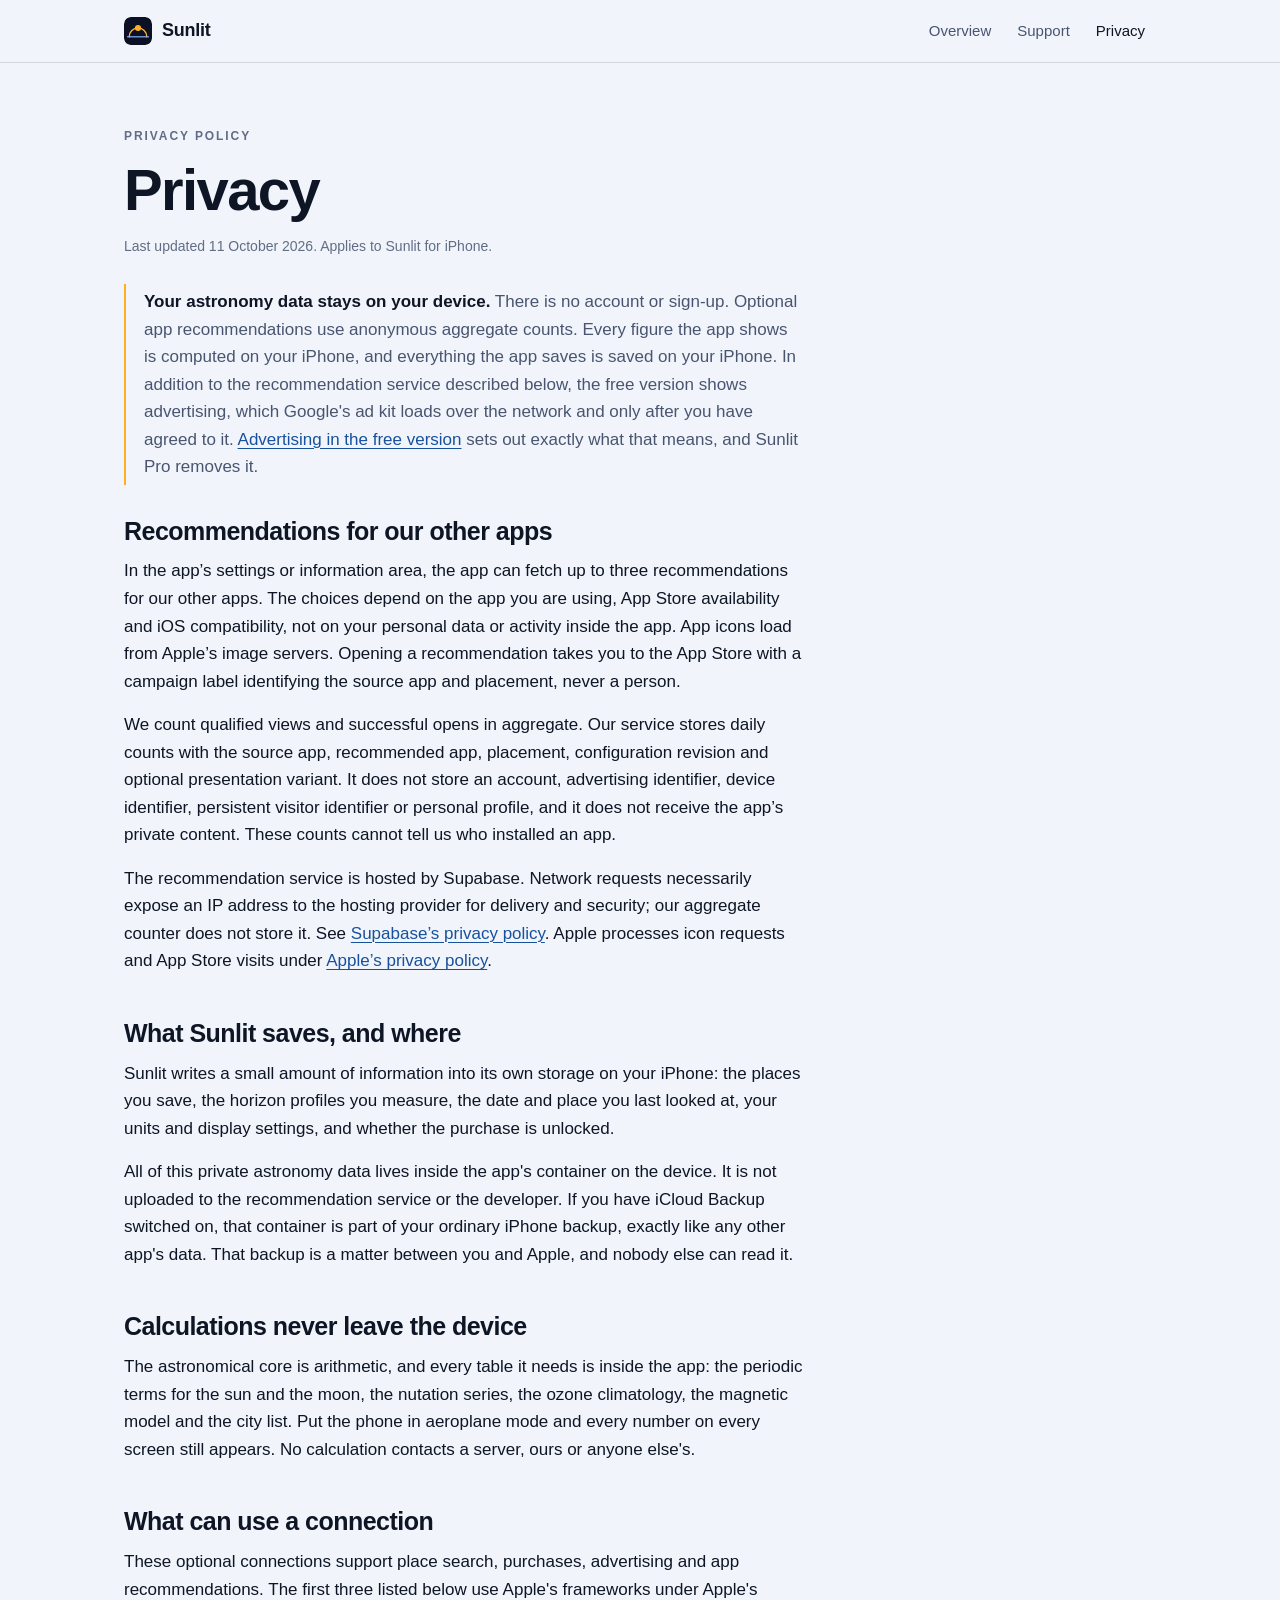
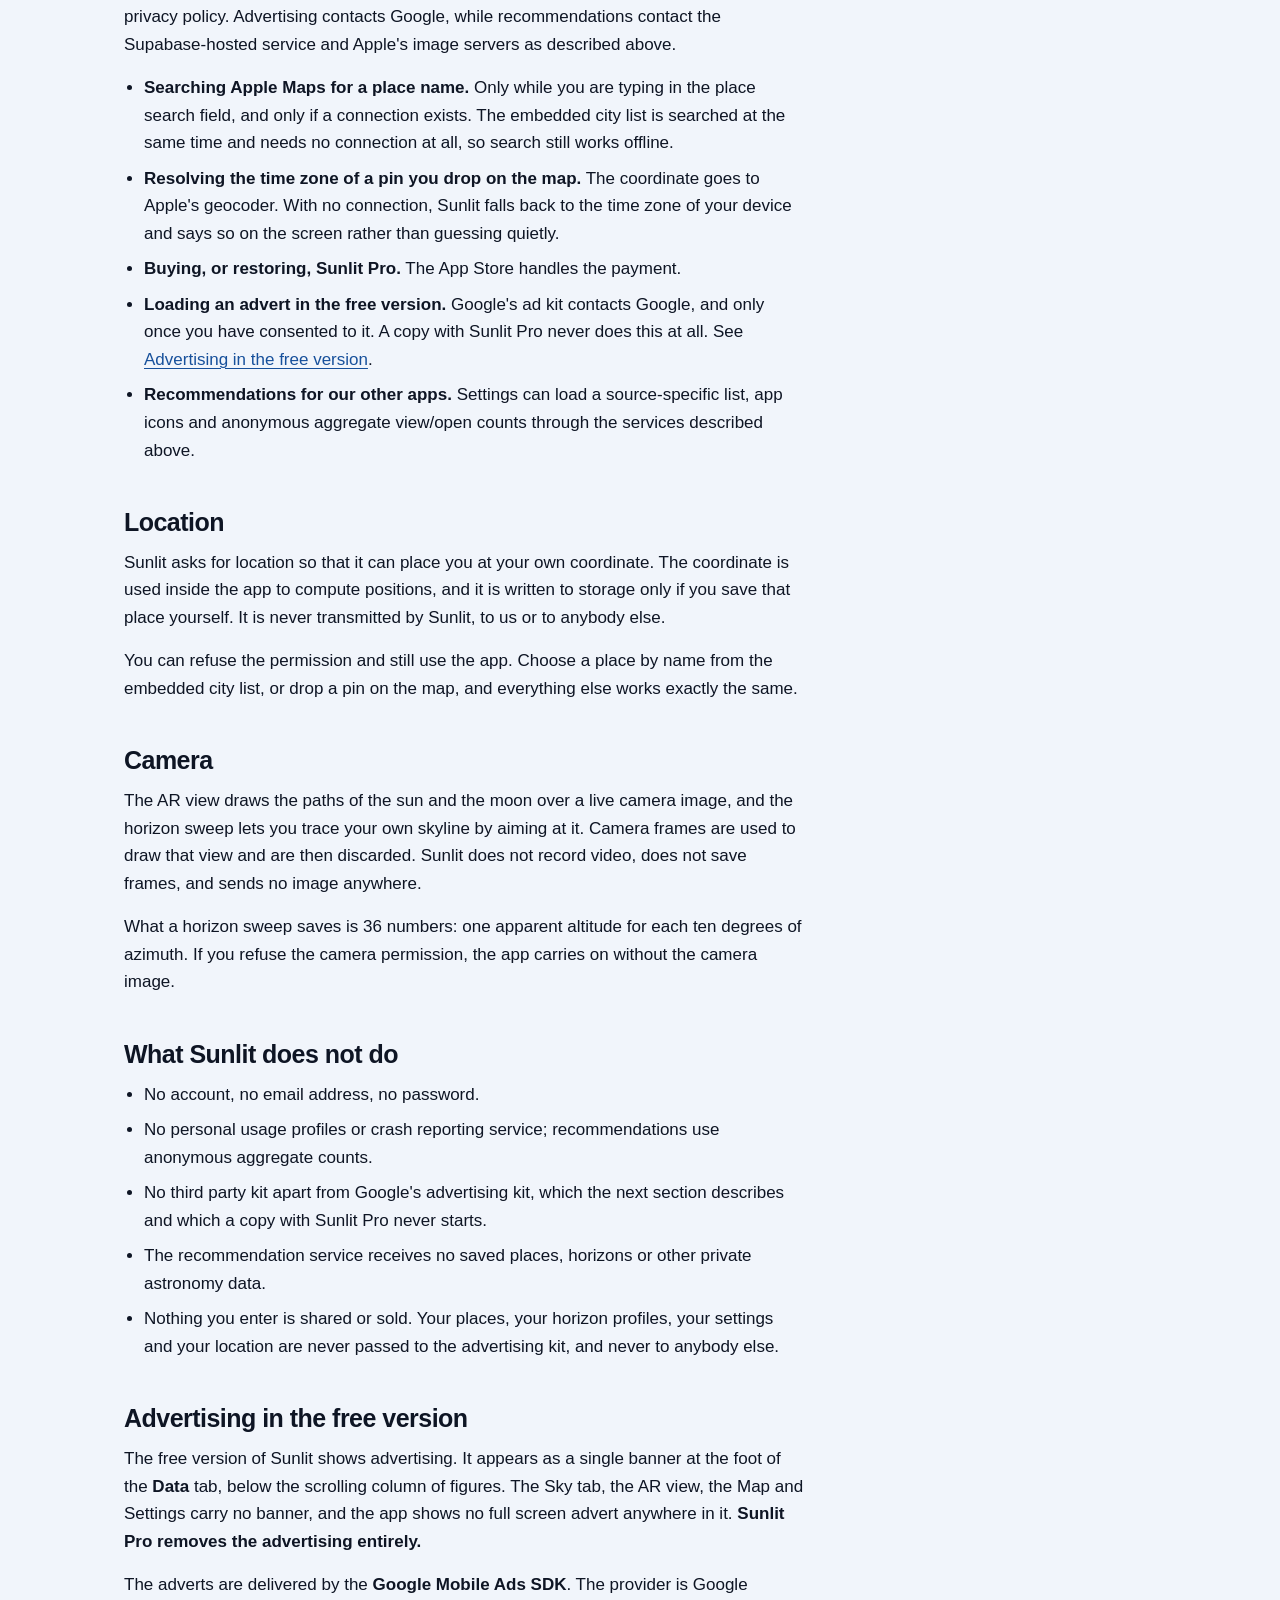
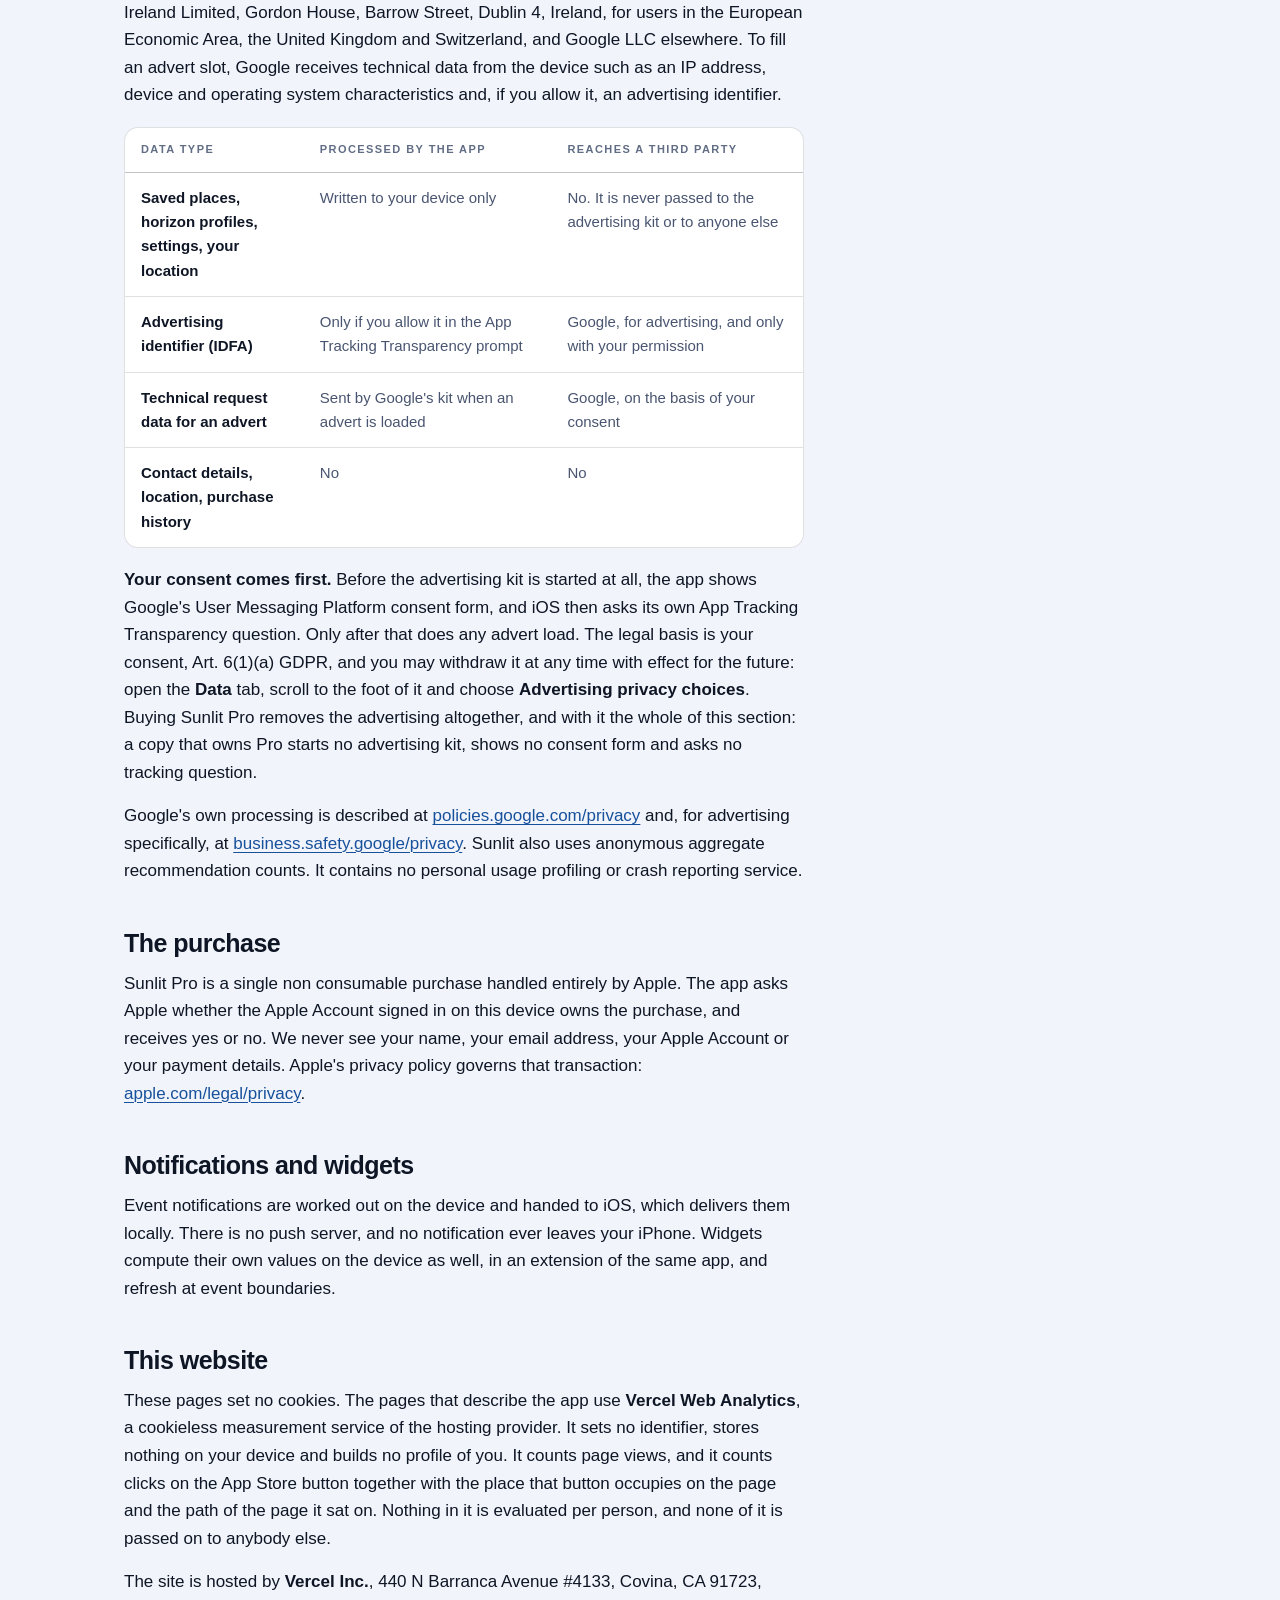
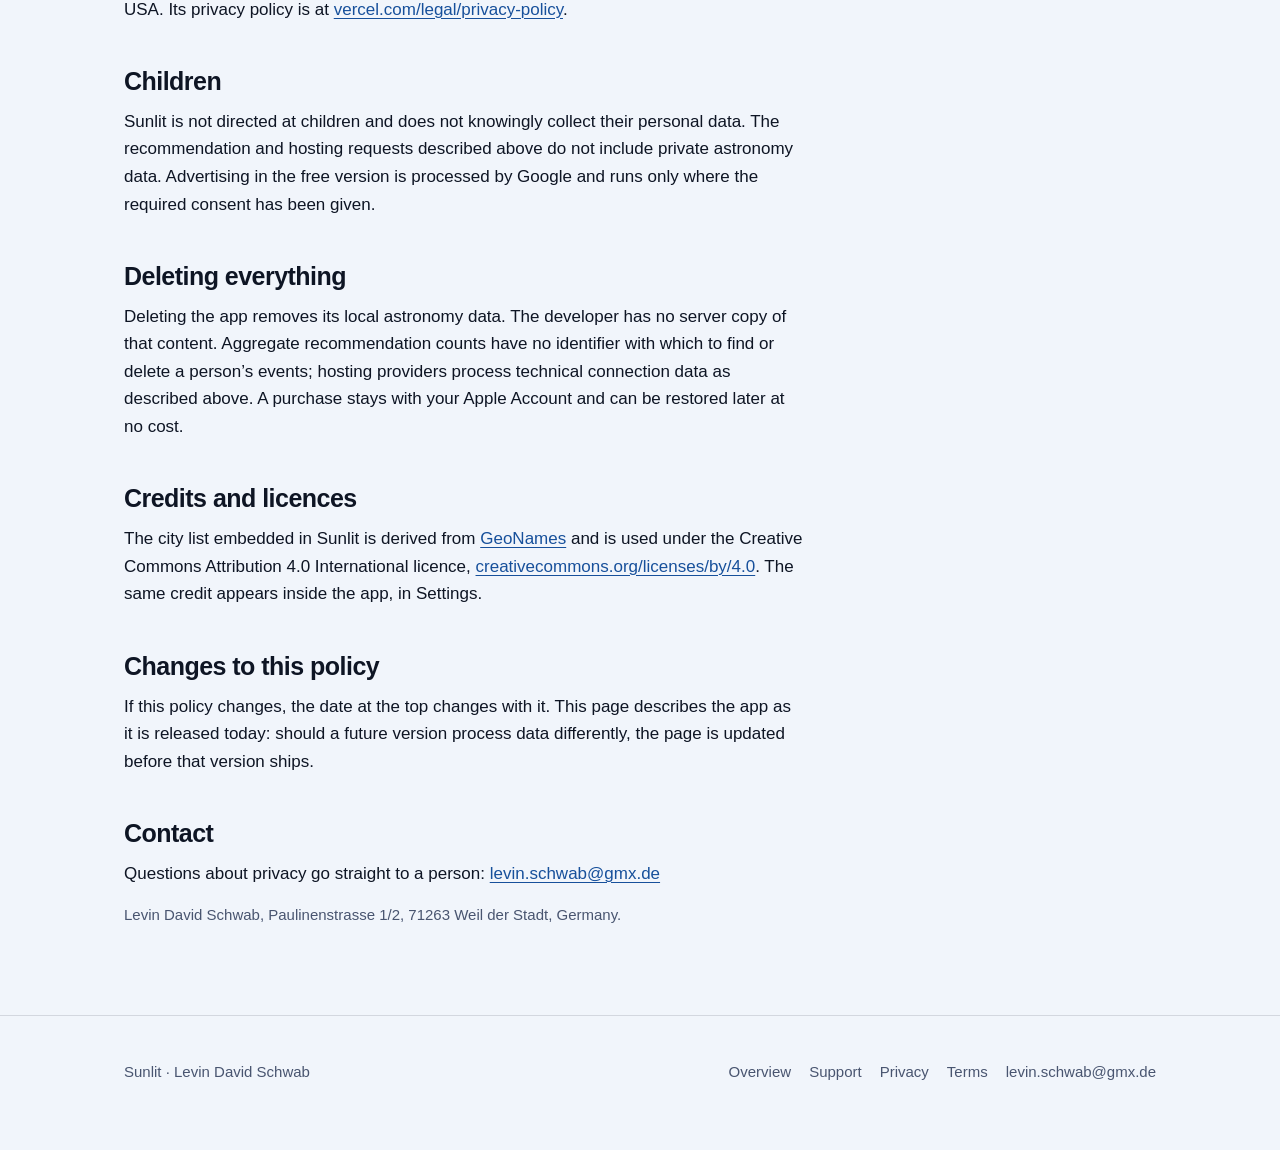
<file: web/privacy.html>
<!doctype html>
<html lang="en">
<head>
<meta charset="utf-8">
<meta name="viewport" content="width=device-width, initial-scale=1">
<title>Privacy | Sunlit</title>
<meta name="description" content="What Sunlit stores on your iPhone and what leaves it. Your astronomy data stays on your device. Optional app recommendations use anonymous aggregate counts. The free version also shows Google advertising.">

<meta property="og:locale" content="en_US">

<meta property="og:title" content="Privacy | Sunlit">
<meta property="og:description" content="What Sunlit stores on your iPhone and what leaves it. Your astronomy data stays on your device. Optional app recommendations use anonymous aggregate counts. The free version also shows Google advertising.">

<meta name="twitter:title" content="Privacy | Sunlit">
<meta name="twitter:description" content="Every calculation happens on your iPhone. The free version shows advertising from Google's ad kit, and Sunlit Pro removes it.">

<link rel="stylesheet" href="style.css">
<!-- aso:head:start -->
<link rel="icon" href="/favicon.ico" sizes="any">
<link rel="icon" type="image/png" sizes="32x32" href="/favicon-32.png">
<link rel="icon" type="image/png" sizes="16x16" href="/favicon-16.png">
<link rel="apple-touch-icon" sizes="180x180" href="/apple-touch-icon.png">
<link rel="manifest" href="/site.webmanifest">
<meta name="theme-color" content="#382850">
<meta name="apple-itunes-app" content="app-id=6804486604, app-argument=https://sunlit-app.vercel.app/privacy">
<link rel="canonical" href="https://sunlit-app.vercel.app/privacy">
<meta property="og:type" content="website">
<meta property="og:site_name" content="Sunlit">
<meta property="og:url" content="https://sunlit-app.vercel.app/privacy">
<meta property="og:image" content="https://sunlit-app.vercel.app/og-image.png">
<meta property="og:image:width" content="1200">
<meta property="og:image:height" content="630">
<meta property="og:image:alt" content="Sunlit: Sun &amp; Moon Tracker on the App Store">
<meta name="twitter:card" content="summary_large_image">
<meta name="twitter:image" content="https://sunlit-app.vercel.app/og-image.png">
<meta name="robots" content="index, follow, max-image-preview:large, max-snippet:-1">
<!-- aso:head:end -->
</head>
<body>
<a class="skip" href="#main">Skip to content</a>

<header class="site-head"><div class="wrap">
  <a class="brand" href="./">
    <svg viewBox="0 0 64 64" aria-hidden="true" focusable="false">
      <rect width="64" height="64" rx="14" fill="#0B1024"/>
      <path d="M12 45a20 20 0 0 1 40 0" fill="none" stroke="#FFB020" stroke-width="3.2" stroke-linecap="round"/>
      <path d="M8 45h48" stroke="#8FB8FF" stroke-width="3.2" stroke-linecap="round" opacity=".75"/>
      <circle cx="32" cy="25" r="7" fill="#FFB020"/>
    </svg>
    <b>Sunlit</b>
  </a>
  <nav>
    <a class="home" href="./">Overview</a>
    <a href="support.html">Support</a>
    <a href="privacy.html" aria-current="page">Privacy</a>
  </nav>
</div></header>

<main id="main" class="doc"><div class="wrap">
  <p class="eyebrow">Privacy policy</p>
  <h1>Privacy</h1>
  <p class="updated num">Last updated 11 October 2026. Applies to Sunlit for iPhone.</p>

  <div class="note" style="max-width:40em">
    <p><strong>Your astronomy data stays on your device.</strong> There is no account or sign-up. Optional app recommendations use anonymous aggregate counts. Every figure the app shows
      is computed on your iPhone, and everything the app saves is saved on your iPhone.
      In addition to the recommendation service described below, the free version shows
      advertising, which Google's ad kit loads over the network and only after you have
      agreed to it. <a href="#advertising">Advertising in the free version</a> sets out
      exactly what that means, and Sunlit Pro removes it.</p>
  </div>

  <div class="doc-body">
    <h2 id="recommendations">Recommendations for our other apps</h2>
<p>In the app’s settings or information area, the app can fetch up to three recommendations for our other apps. The choices depend on the app you are using, App Store availability and iOS compatibility, not on your personal data or activity inside the app. App icons load from Apple’s image servers. Opening a recommendation takes you to the App Store with a campaign label identifying the source app and placement, never a person.</p>
<p>We count qualified views and successful opens in aggregate. Our service stores daily counts with the source app, recommended app, placement, configuration revision and optional presentation variant. It does not store an account, advertising identifier, device identifier, persistent visitor identifier or personal profile, and it does not receive the app’s private content. These counts cannot tell us who installed an app.</p>
<p>The recommendation service is hosted by Supabase. Network requests necessarily expose an IP address to the hosting provider for delivery and security; our aggregate counter does not store it. See <a href="https://supabase.com/privacy" rel="noopener noreferrer" target="_blank">Supabase’s privacy policy</a>. Apple processes icon requests and App Store visits under <a href="https://www.apple.com/legal/privacy/" rel="noopener noreferrer" target="_blank">Apple’s privacy policy</a>.</p>

<h2>What Sunlit saves, and where</h2>
    <p>Sunlit writes a small amount of information into its own storage on your iPhone:
      the places you save, the horizon profiles you measure, the date and place you last
      looked at, your units and display settings, and whether the purchase is unlocked.</p>
    <p>All of this private astronomy data lives inside the app's container on the device. It is not uploaded to the recommendation service or the developer. If you have iCloud Backup
      switched on, that container is part of your ordinary iPhone backup, exactly like
      any other app's data. That backup is a matter between you and Apple, and nobody
      else can read it.</p>

    <h2>Calculations never leave the device</h2>
    <p>The astronomical core is arithmetic, and every table it needs is inside the app:
      the periodic terms for the sun and the moon, the nutation series, the ozone
      climatology, the magnetic model and the city list. Put the phone in aeroplane mode
      and every number on every screen still appears. No calculation contacts a server,
      ours or anyone else's.</p>

    <h2>What can use a connection</h2>
    <p>These optional connections support place search, purchases, advertising and app recommendations. The first three listed below use Apple's frameworks under Apple's privacy policy. Advertising contacts Google, while recommendations contact the Supabase-hosted service and Apple's image servers as described above.</p>
    <ul>
      <li><b>Searching Apple Maps for a place name.</b> Only while you are typing in the
        place search field, and only if a connection exists. The embedded city list is
        searched at the same time and needs no connection at all, so search still works
        offline.</li>
      <li><b>Resolving the time zone of a pin you drop on the map.</b> The coordinate goes
        to Apple's geocoder. With no connection, Sunlit falls back to the time zone of
        your device and says so on the screen rather than guessing quietly.</li>
      <li><b>Buying, or restoring, Sunlit Pro.</b> The App Store handles the payment.</li>
      <li><b>Loading an advert in the free version.</b> Google's ad kit contacts Google,
        and only once you have consented to it. A copy with Sunlit Pro never does this at
        all. See <a href="#advertising">Advertising in the free version</a>.</li>
      <li><b>Recommendations for our other apps.</b> Settings can load a source-specific list, app icons and anonymous aggregate view/open counts through the services described above.</li>
    </ul>

    <h2>Location</h2>
    <p>Sunlit asks for location so that it can place you at your own coordinate. The
      coordinate is used inside the app to compute positions, and it is written to
      storage only if you save that place yourself. It is never transmitted by Sunlit,
      to us or to anybody else.</p>
    <p>You can refuse the permission and still use the app. Choose a place by name from
      the embedded city list, or drop a pin on the map, and everything else works
      exactly the same.</p>

    <h2>Camera</h2>
    <p>The AR view draws the paths of the sun and the moon over a live camera image, and
      the horizon sweep lets you trace your own skyline by aiming at it. Camera frames
      are used to draw that view and are then discarded. Sunlit does not record video,
      does not save frames, and sends no image anywhere.</p>
    <p>What a horizon sweep saves is 36 numbers: one apparent altitude for each ten
      degrees of azimuth. If you refuse the camera permission, the app carries on
      without the camera image.</p>

    <h2>What Sunlit does not do</h2>
    <ul>
      <li>No account, no email address, no password.</li>
      <li>No personal usage profiles or crash reporting service; recommendations use anonymous aggregate counts.</li>
      <li>No third party kit apart from Google's advertising kit, which the next section
        describes and which a copy with Sunlit Pro never starts.</li>
      <li>The recommendation service receives no saved places, horizons or other private astronomy data.</li>
      <li>Nothing you enter is shared or sold. Your places, your horizon profiles, your
        settings and your location are never passed to the advertising kit, and never to
        anybody else.</li>
    </ul>

    <h2 id="advertising">Advertising in the free version</h2>
    <p>The free version of Sunlit shows advertising. It appears as a single banner at the
      foot of the <b>Data</b> tab, below the scrolling column of figures. The Sky tab, the
      AR view, the Map and Settings carry no banner, and the app shows no full screen
      advert anywhere in it. <strong>Sunlit Pro removes the advertising entirely.</strong></p>
    <p>The adverts are delivered by the <strong>Google Mobile Ads SDK</strong>. The
      provider is Google Ireland Limited, Gordon House, Barrow Street, Dublin 4, Ireland,
      for users in the European Economic Area, the United Kingdom and Switzerland, and
      Google LLC elsewhere. To fill an advert slot, Google receives technical data from the
      device such as an IP address, device and operating system characteristics and, if you
      allow it, an advertising identifier.</p>
    <div class="tablewrap" style="margin:18px 0">
      <table class="wide">
        <thead>
          <tr><th>Data type</th><th>Processed by the app</th><th>Reaches a third party</th></tr>
        </thead>
        <tbody>
          <tr>
            <td><b>Saved places, horizon profiles, settings, your location</b></td>
            <td>Written to your device only</td>
            <td>No. It is never passed to the advertising kit or to anyone else</td>
          </tr>
          <tr>
            <td><b>Advertising identifier (IDFA)</b></td>
            <td>Only if you allow it in the App Tracking Transparency prompt</td>
            <td>Google, for advertising, and only with your permission</td>
          </tr>
          <tr>
            <td><b>Technical request data for an advert</b></td>
            <td>Sent by Google's kit when an advert is loaded</td>
            <td>Google, on the basis of your consent</td>
          </tr>
          <tr>
            <td><b>Contact details, location, purchase history</b></td>
            <td>No</td>
            <td>No</td>
          </tr>
        </tbody>
      </table>
    </div>
    <p><strong>Your consent comes first.</strong> Before the advertising kit is started at
      all, the app shows Google's User Messaging Platform consent form, and iOS then asks
      its own App Tracking Transparency question. Only after that does any advert load. The
      legal basis is your consent, Art. 6(1)(a) GDPR, and you may withdraw it at any time
      with effect for the future: open the <b>Data</b> tab, scroll to the foot of it and
      choose <b>Advertising privacy choices</b>. Buying Sunlit Pro removes the advertising
      altogether, and with it the whole of this section: a copy that owns Pro starts no
      advertising kit, shows no consent form and asks no tracking question.</p>
    <p>Google's own processing is described at
      <a href="https://policies.google.com/privacy" rel="noopener noreferrer" target="_blank">policies.google.com/privacy</a>
      and, for advertising specifically, at
      <a href="https://business.safety.google/privacy/" rel="noopener noreferrer" target="_blank">business.safety.google/privacy</a>.
      Sunlit also uses anonymous aggregate recommendation counts. It contains no personal usage profiling or crash reporting service.</p>

    <h2>The purchase</h2>
    <p>Sunlit Pro is a single non consumable purchase handled entirely by Apple. The app
      asks Apple whether the Apple Account signed in on this device owns the purchase,
      and receives yes or no. We never see your name, your email address, your Apple
      Account or your payment details. Apple's privacy policy governs that transaction:
      <a href="https://www.apple.com/legal/privacy/">apple.com/legal/privacy</a>.</p>

    <h2>Notifications and widgets</h2>
    <p>Event notifications are worked out on the device and handed to iOS, which delivers
      them locally. There is no push server, and no notification ever leaves your iPhone.
      Widgets compute their own values on the device as well, in an extension of the same
      app, and refresh at event boundaries.</p>

    <h2>This website</h2>
    <p>These pages set no cookies. The pages that describe the app use
      <strong>Vercel Web Analytics</strong>, a cookieless measurement service of the
      hosting provider. It sets no identifier, stores nothing on your device and builds no
      profile of you. It counts page views, and it counts clicks on the App Store button
      together with the place that button occupies on the page and the path of the page it
      sat on. Nothing in it is evaluated per person, and none of it is passed on to anybody
      else.</p>
    <p>The site is hosted by <strong>Vercel Inc.</strong>, 440 N Barranca Avenue #4133, Covina, CA 91723, USA. Its privacy policy is at
      <a href="https://vercel.com/legal/privacy-policy" rel="noopener noreferrer" target="_blank">vercel.com/legal/privacy-policy</a>.</p>

    <h2>Children</h2>
    <p>Sunlit is not directed at children and does not knowingly collect their personal data. The recommendation and hosting requests described above do not include private astronomy data. Advertising in the free version is processed by Google and runs only where the required consent has been given.</p>

    <h2>Deleting everything</h2>
    <p>Deleting the app removes its local astronomy data. The developer has no server copy of that content. Aggregate recommendation counts have no identifier with which to find or delete a person’s events; hosting providers process technical connection data as described above. A purchase stays with your Apple Account and can be restored later at no cost.</p>

    <h2 id="geonames">Credits and licences</h2>
    <p>The city list embedded in Sunlit is derived from
      <a href="https://www.geonames.org">GeoNames</a> and is used under the Creative
      Commons Attribution 4.0 International licence,
      <a href="https://creativecommons.org/licenses/by/4.0/">creativecommons.org/licenses/by/4.0</a>.
      The same credit appears inside the app, in Settings.</p>

    <h2>Changes to this policy</h2>
    <p>If this policy changes, the date at the top changes with it. This page describes
      the app as it is released today: should a future version process data differently,
      the page is updated before that version ships.</p>

    <h2>Contact</h2>
    <p>Questions about privacy go straight to a person:
      <a href="mailto:levin.schwab@gmx.de">levin.schwab@gmx.de</a></p>
    <p class="small">Levin David Schwab, Paulinenstrasse 1/2, 71263 Weil der Stadt,
      Germany.</p>
  </div>
</div></main>

<footer class="site-foot"><div class="wrap">
  <span>Sunlit &middot; Levin David Schwab</span>
  <nav>
    <a href="./">Overview</a>
    <a href="support.html">Support</a>
    <a href="privacy.html">Privacy</a>
            <a href="terms">Terms</a>
    <a href="mailto:levin.schwab@gmx.de">levin.schwab@gmx.de</a>
  </nav>
</div></footer>
</body>
</html>
</file>
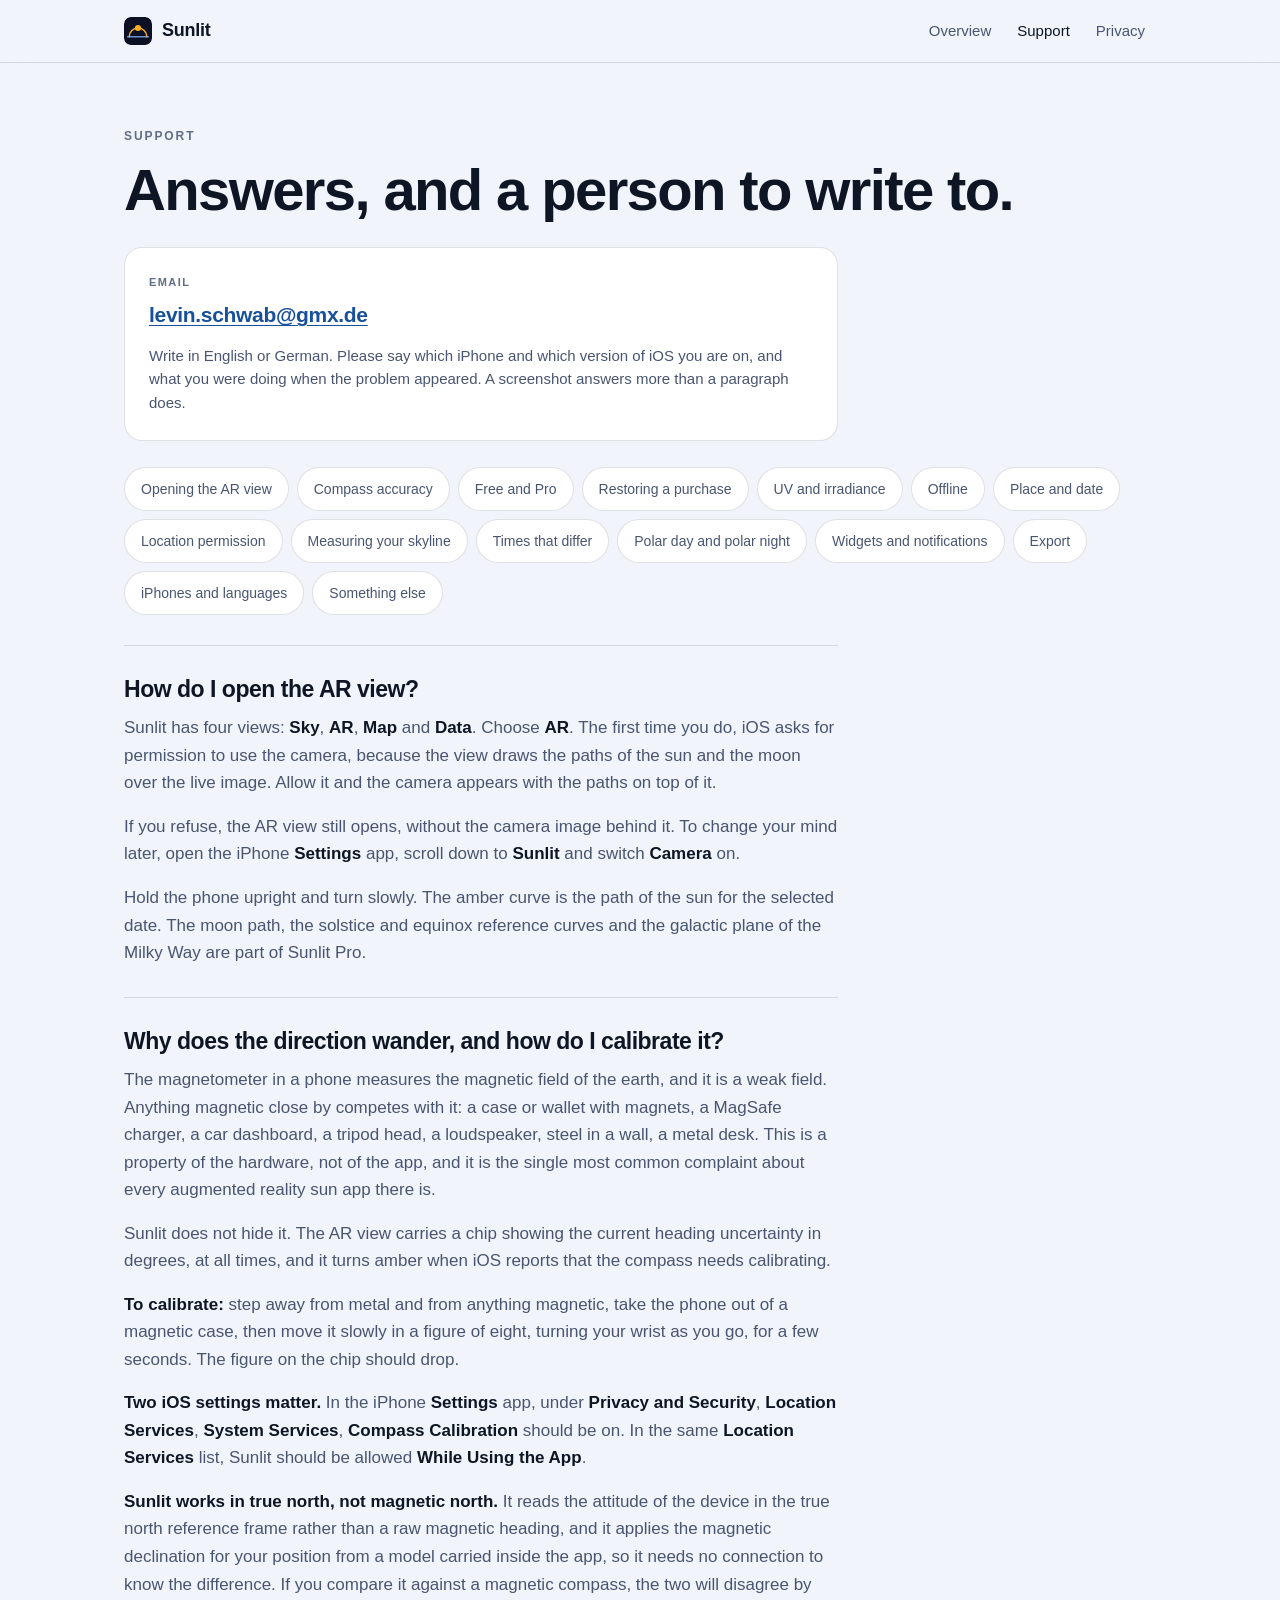
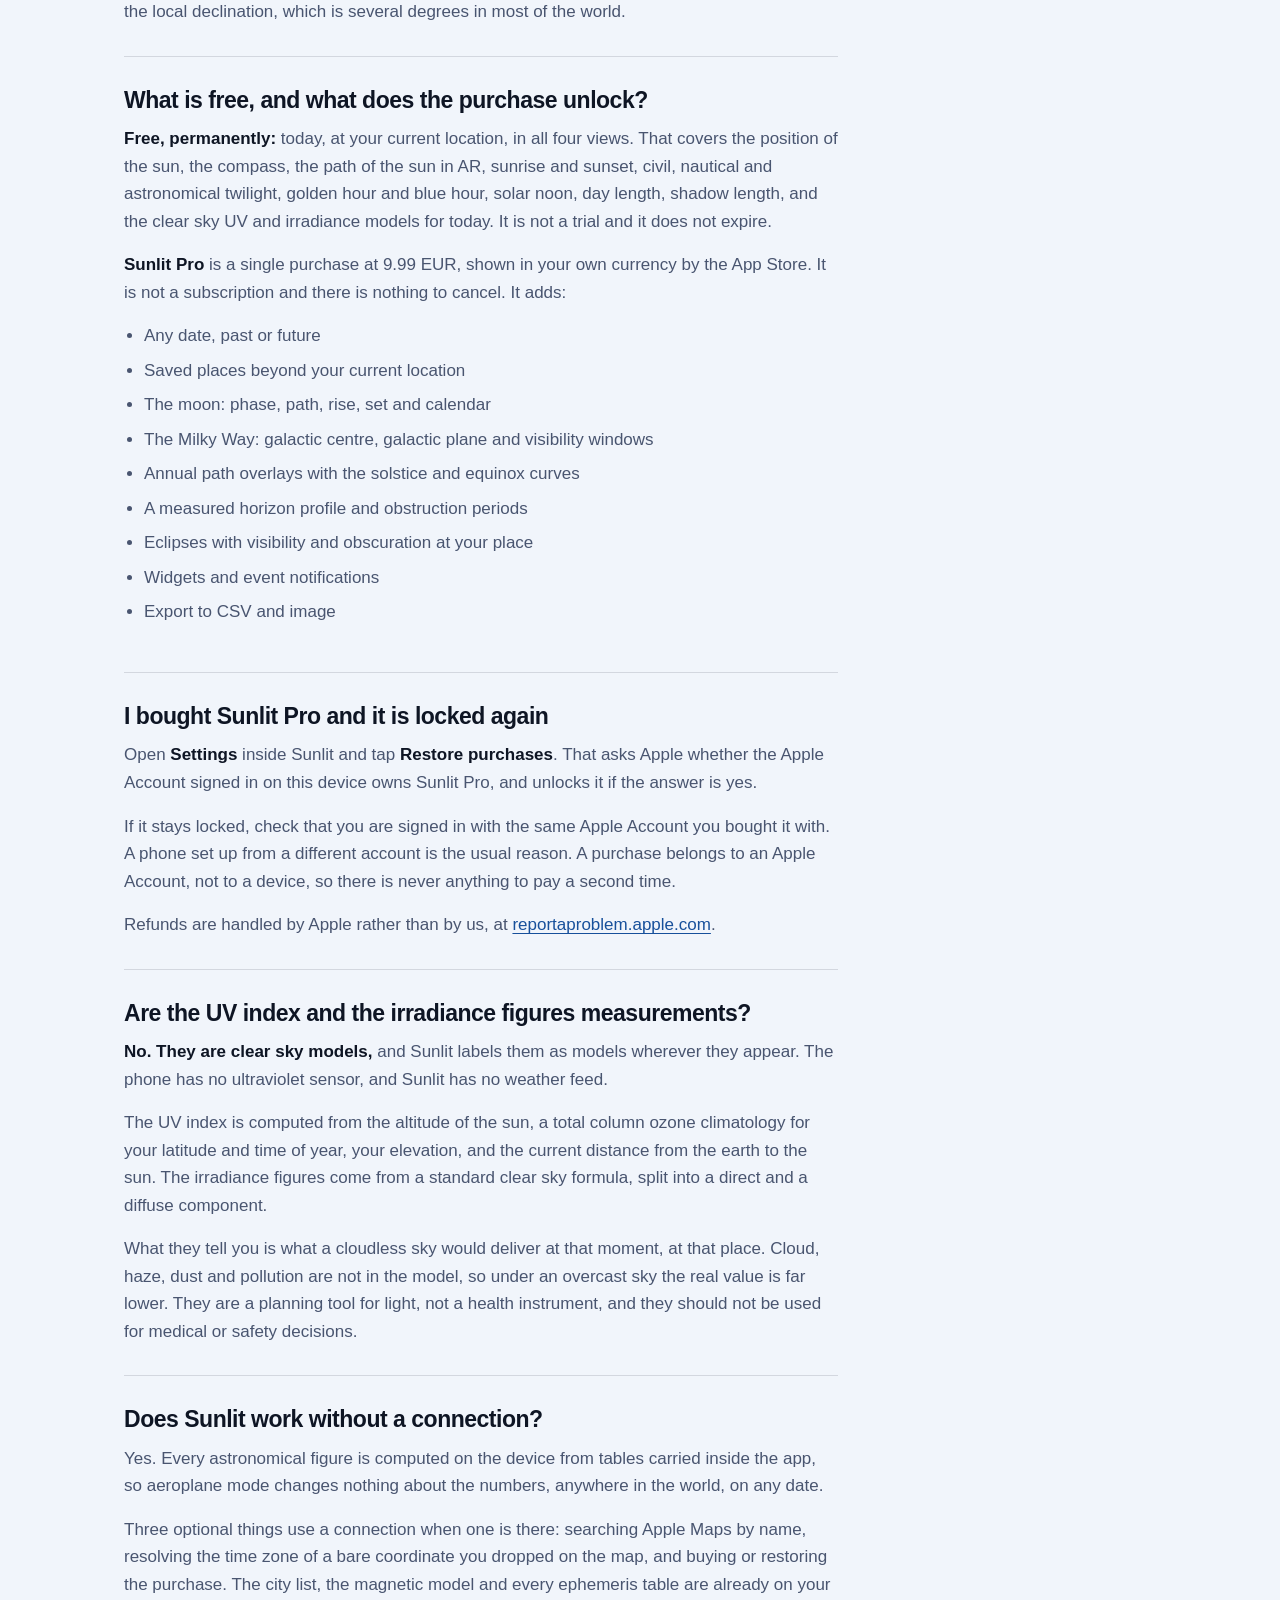
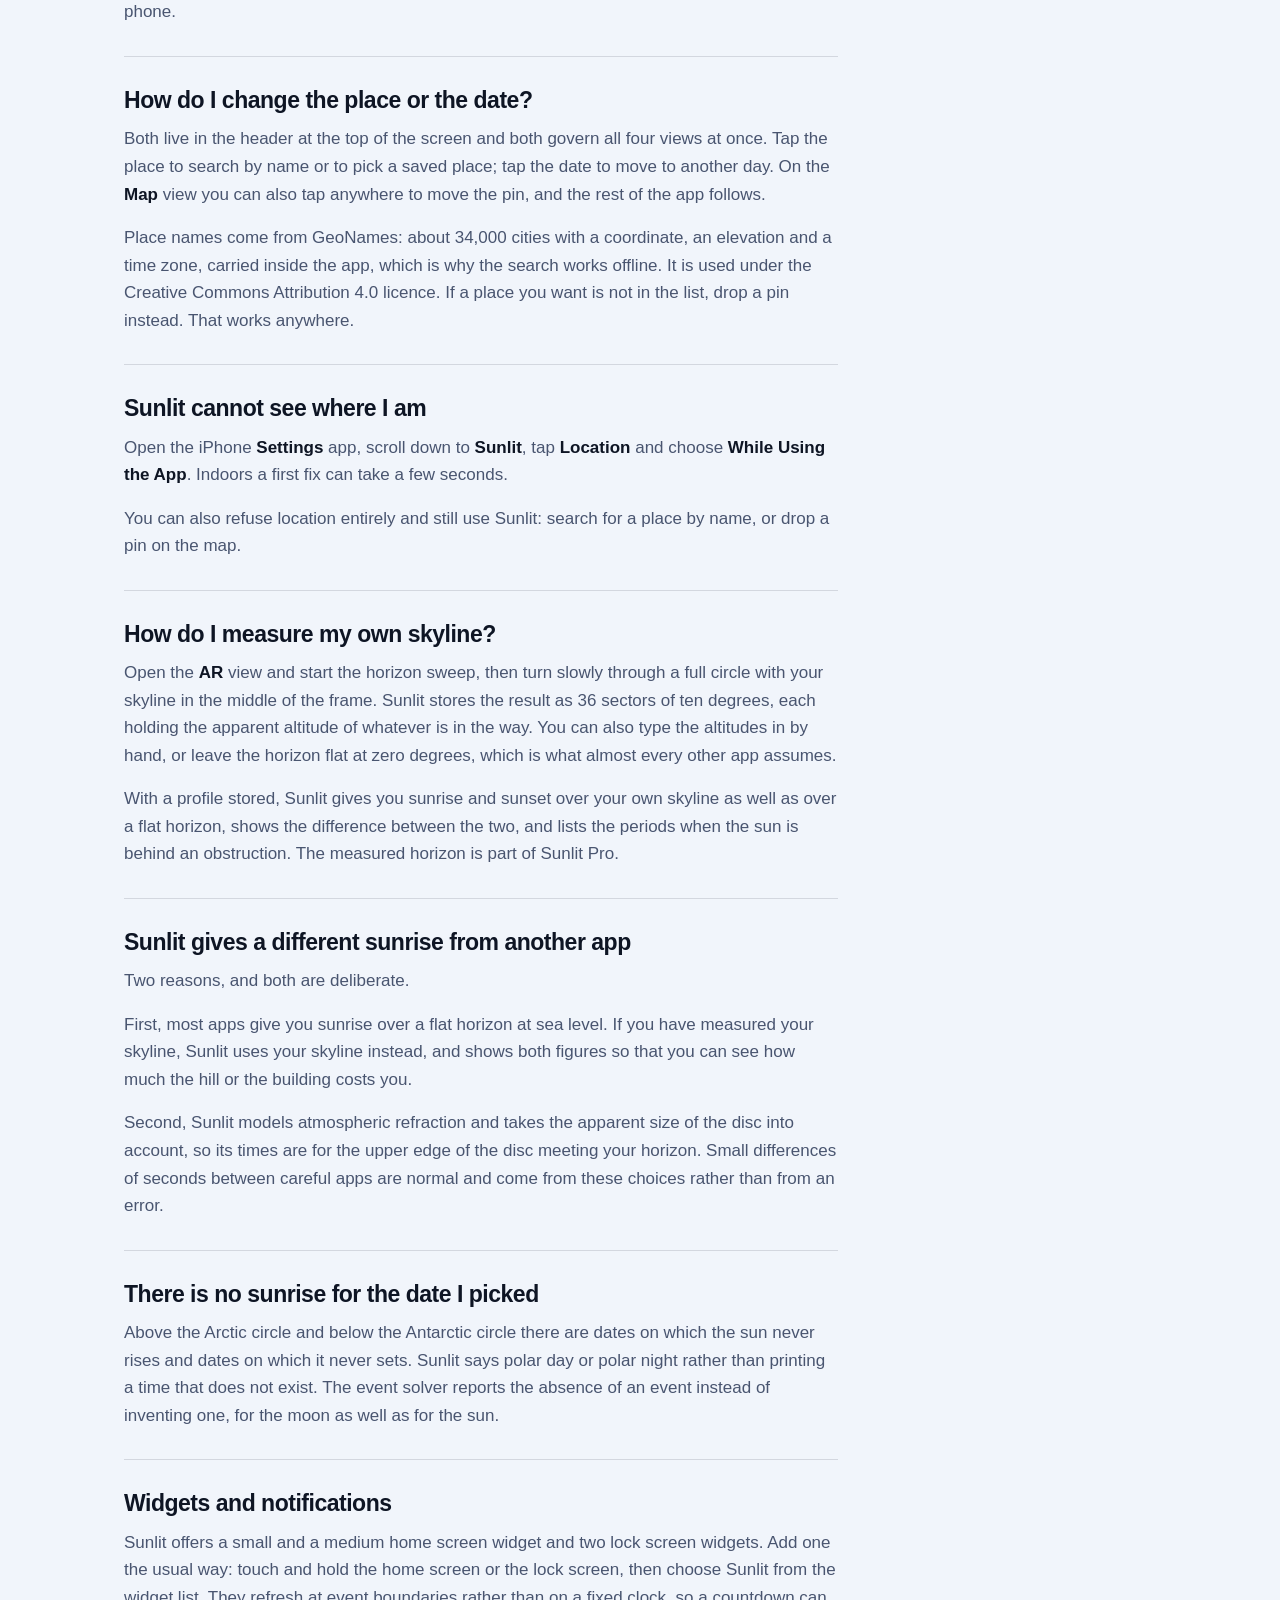
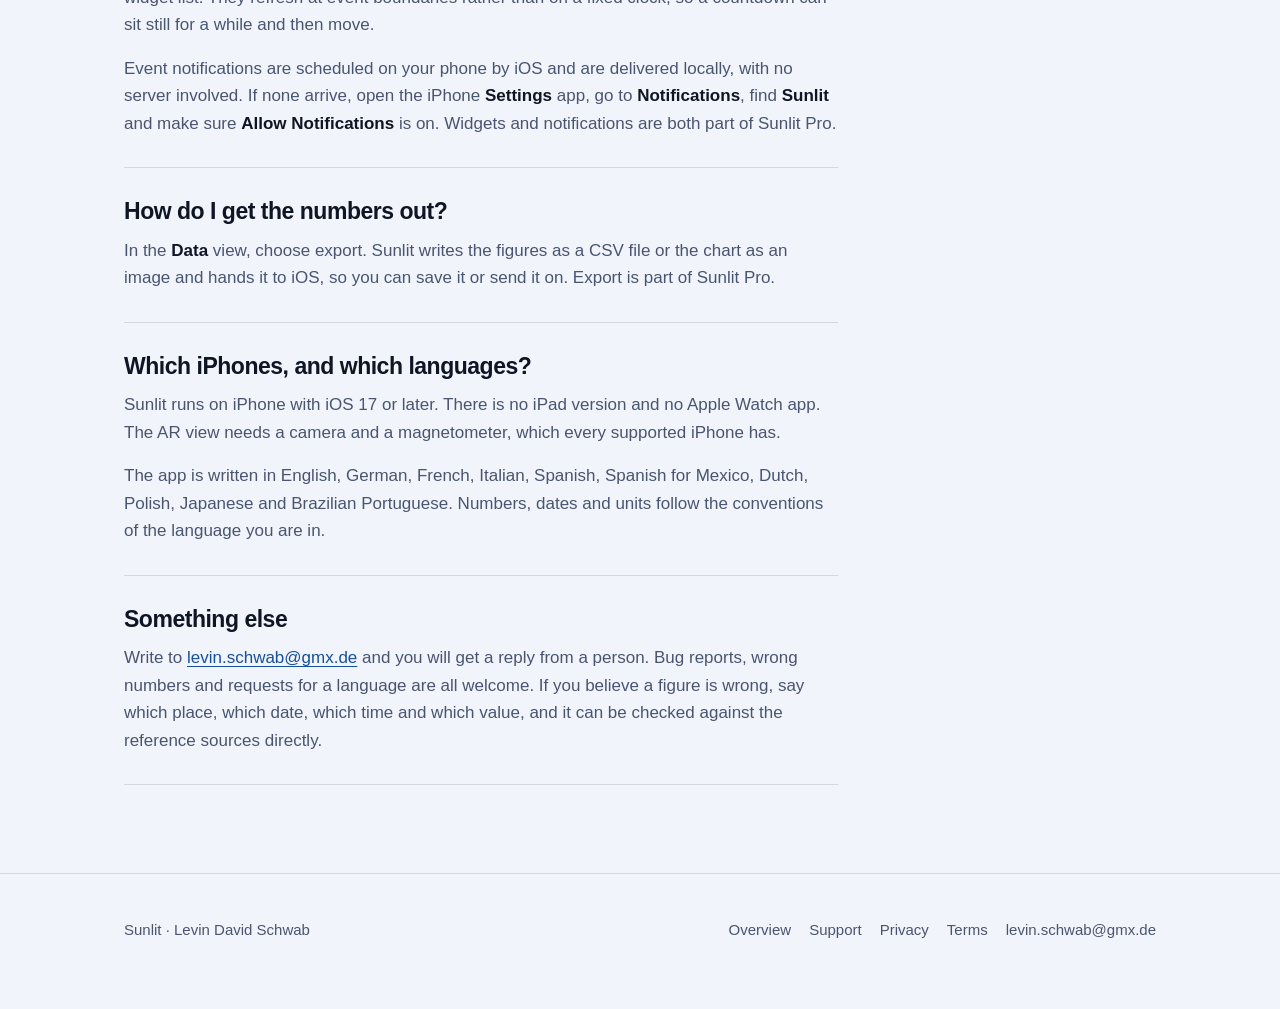
<file: web/support.html>
<!doctype html>
<html lang="en">
<head>
<meta charset="utf-8">
<meta name="viewport" content="width=device-width, initial-scale=1">
<title>Support | Sunlit</title>
<meta name="description" content="Answers about the AR view, compass accuracy and calibration, what is free, restoring a purchase, and why the UV and irradiance figures are clear sky models.">

<meta property="og:locale" content="en_US">

<meta property="og:title" content="Support | Sunlit">
<meta property="og:description" content="Answers about the AR view, compass accuracy and calibration, what is free, restoring a purchase, and why the UV and irradiance figures are clear sky models.">

<meta name="twitter:title" content="Support | Sunlit">
<meta name="twitter:description" content="Answers about the AR view, compass calibration, the free tier, restoring a purchase and the clear sky models.">

<link rel="stylesheet" href="style.css">
<!-- aso:head:start -->
<link rel="icon" href="/favicon.ico" sizes="any">
<link rel="icon" type="image/png" sizes="32x32" href="/favicon-32.png">
<link rel="icon" type="image/png" sizes="16x16" href="/favicon-16.png">
<link rel="apple-touch-icon" sizes="180x180" href="/apple-touch-icon.png">
<link rel="manifest" href="/site.webmanifest">
<meta name="theme-color" content="#382850">
<meta name="apple-itunes-app" content="app-id=6804486604, app-argument=https://sunlit-app.vercel.app/support">
<link rel="canonical" href="https://sunlit-app.vercel.app/support">
<meta property="og:type" content="website">
<meta property="og:site_name" content="Sunlit">
<meta property="og:url" content="https://sunlit-app.vercel.app/support">
<meta property="og:image" content="https://sunlit-app.vercel.app/og-image.png">
<meta property="og:image:width" content="1200">
<meta property="og:image:height" content="630">
<meta property="og:image:alt" content="Sunlit: Sun &amp; Moon Tracker on the App Store">
<meta name="twitter:card" content="summary_large_image">
<meta name="twitter:image" content="https://sunlit-app.vercel.app/og-image.png">
<meta name="robots" content="index, follow, max-image-preview:large, max-snippet:-1">
<!-- aso:head:end -->
</head>
<body>
<a class="skip" href="#main">Skip to content</a>

<header class="site-head"><div class="wrap">
  <a class="brand" href="./">
    <svg viewBox="0 0 64 64" aria-hidden="true" focusable="false">
      <rect width="64" height="64" rx="14" fill="#0B1024"/>
      <path d="M12 45a20 20 0 0 1 40 0" fill="none" stroke="#FFB020" stroke-width="3.2" stroke-linecap="round"/>
      <path d="M8 45h48" stroke="#8FB8FF" stroke-width="3.2" stroke-linecap="round" opacity=".75"/>
      <circle cx="32" cy="25" r="7" fill="#FFB020"/>
    </svg>
    <b>Sunlit</b>
  </a>
  <nav>
    <a class="home" href="./">Overview</a>
    <a href="support.html" aria-current="page">Support</a>
    <a href="privacy.html">Privacy</a>
  </nav>
</div></header>

<main id="main" class="doc"><div class="wrap">
  <p class="eyebrow">Support</p>
  <h1>Answers, and a person to write to.</h1>

  <div class="contact" style="margin-top:26px">
    <div class="k">Email</div>
    <p class="addr" style="margin:6px 0 12px"><a href="mailto:levin.schwab@gmx.de">levin.schwab@gmx.de</a></p>
    <p class="small" style="margin:0">Write in English or German. Please say which iPhone
      and which version of iOS you are on, and what you were doing when the problem
      appeared. A screenshot answers more than a paragraph does.</p>
  </div>

  <ul class="toc">
    <li><a href="#ar">Opening the AR view</a></li>
    <li><a href="#compass">Compass accuracy</a></li>
    <li><a href="#free">Free and Pro</a></li>
    <li><a href="#restore">Restoring a purchase</a></li>
    <li><a href="#uv">UV and irradiance</a></li>
    <li><a href="#offline">Offline</a></li>
    <li><a href="#place">Place and date</a></li>
    <li><a href="#location">Location permission</a></li>
    <li><a href="#horizon">Measuring your skyline</a></li>
    <li><a href="#sunrise">Times that differ</a></li>
    <li><a href="#polar">Polar day and polar night</a></li>
    <li><a href="#widgets">Widgets and notifications</a></li>
    <li><a href="#export">Export</a></li>
    <li><a href="#device">iPhones and languages</a></li>
    <li><a href="#contact">Something else</a></li>
  </ul>

  <div class="qa" style="margin-top:30px">

    <section id="ar">
      <h2>How do I open the AR view?</h2>
      <p>Sunlit has four views: <b>Sky</b>, <b>AR</b>, <b>Map</b> and <b>Data</b>. Choose
        <b>AR</b>. The first time you do, iOS asks for permission to use the camera,
        because the view draws the paths of the sun and the moon over the live image.
        Allow it and the camera appears with the paths on top of it.</p>
      <p>If you refuse, the AR view still opens, without the camera image behind it. To
        change your mind later, open the iPhone <b>Settings</b> app, scroll down to
        <b>Sunlit</b> and switch <b>Camera</b> on.</p>
      <p>Hold the phone upright and turn slowly. The amber curve is the path of the sun
        for the selected date. The moon path, the solstice and equinox reference curves
        and the galactic plane of the Milky Way are part of Sunlit Pro.</p>
    </section>

    <section id="compass">
      <h2>Why does the direction wander, and how do I calibrate it?</h2>
      <p>The magnetometer in a phone measures the magnetic field of the earth, and it is
        a weak field. Anything magnetic close by competes with it: a case or wallet with
        magnets, a MagSafe charger, a car dashboard, a tripod head, a loudspeaker, steel
        in a wall, a metal desk. This is a property of the hardware, not of the app, and
        it is the single most common complaint about every augmented reality sun app
        there is.</p>
      <p>Sunlit does not hide it. The AR view carries a chip showing the current heading
        uncertainty in degrees, at all times, and it turns amber when iOS reports that
        the compass needs calibrating.</p>
      <p><b>To calibrate:</b> step away from metal and from anything magnetic, take the
        phone out of a magnetic case, then move it slowly in a figure of eight, turning
        your wrist as you go, for a few seconds. The figure on the chip should drop.</p>
      <p><b>Two iOS settings matter.</b> In the iPhone <b>Settings</b> app, under
        <b>Privacy and Security</b>, <b>Location Services</b>, <b>System Services</b>,
        <b>Compass Calibration</b> should be on. In the same <b>Location Services</b>
        list, Sunlit should be allowed <b>While Using the App</b>.</p>
      <p><b>Sunlit works in true north, not magnetic north.</b> It reads the attitude of
        the device in the true north reference frame rather than a raw magnetic heading,
        and it applies the magnetic declination for your position from a model carried
        inside the app, so it needs no connection to know the difference. If you compare
        it against a magnetic compass, the two will disagree by the local declination,
        which is several degrees in most of the world.</p>
    </section>

    <section id="free">
      <h2>What is free, and what does the purchase unlock?</h2>
      <p><b>Free, permanently:</b> today, at your current location, in all four views.
        That covers the position of the sun, the compass, the path of the sun in AR,
        sunrise and sunset, civil, nautical and astronomical twilight, golden hour and
        blue hour, solar noon, day length, shadow length, and the clear sky UV and
        irradiance models for today. It is not a trial and it does not expire.</p>
      <p><b>Sunlit Pro</b> is a single purchase at 9.99 EUR, shown in your own currency
        by the App Store. It is not a subscription and there is nothing to cancel. It
        adds:</p>
      <ul>
        <li>Any date, past or future</li>
        <li>Saved places beyond your current location</li>
        <li>The moon: phase, path, rise, set and calendar</li>
        <li>The Milky Way: galactic centre, galactic plane and visibility windows</li>
        <li>Annual path overlays with the solstice and equinox curves</li>
        <li>A measured horizon profile and obstruction periods</li>
        <li>Eclipses with visibility and obscuration at your place</li>
        <li>Widgets and event notifications</li>
        <li>Export to CSV and image</li>
      </ul>
    </section>

    <section id="restore">
      <h2>I bought Sunlit Pro and it is locked again</h2>
      <p>Open <b>Settings</b> inside Sunlit and tap <b>Restore purchases</b>. That asks
        Apple whether the Apple Account signed in on this device owns Sunlit Pro, and
        unlocks it if the answer is yes.</p>
      <p>If it stays locked, check that you are signed in with the same Apple Account you
        bought it with. A phone set up from a different account is the usual reason. A
        purchase belongs to an Apple Account, not to a device, so there is never anything
        to pay a second time.</p>
      <p>Refunds are handled by Apple rather than by us, at
        <a href="https://reportaproblem.apple.com">reportaproblem.apple.com</a>.</p>
    </section>

    <section id="uv">
      <h2>Are the UV index and the irradiance figures measurements?</h2>
      <p><b>No. They are clear sky models,</b> and Sunlit labels them as models wherever
        they appear. The phone has no ultraviolet sensor, and Sunlit has no weather
        feed.</p>
      <p>The UV index is computed from the altitude of the sun, a total column ozone
        climatology for your latitude and time of year, your elevation, and the current
        distance from the earth to the sun. The irradiance figures come from a standard
        clear sky formula, split into a direct and a diffuse component.</p>
      <p>What they tell you is what a cloudless sky would deliver at that moment, at that
        place. Cloud, haze, dust and pollution are not in the model, so under an overcast
        sky the real value is far lower. They are a planning tool for light, not a health
        instrument, and they should not be used for medical or safety decisions.</p>
    </section>

    <section id="offline">
      <h2>Does Sunlit work without a connection?</h2>
      <p>Yes. Every astronomical figure is computed on the device from tables carried
        inside the app, so aeroplane mode changes nothing about the numbers, anywhere in
        the world, on any date.</p>
      <p>Three optional things use a connection when one is there: searching Apple Maps
        by name, resolving the time zone of a bare coordinate you dropped on the map, and
        buying or restoring the purchase. The city list, the magnetic model and every
        ephemeris table are already on your phone.</p>
    </section>

    <section id="place">
      <h2>How do I change the place or the date?</h2>
      <p>Both live in the header at the top of the screen and both govern all four views
        at once. Tap the place to search by name or to pick a saved place; tap the date to
        move to another day. On the <b>Map</b> view you can also tap anywhere to move the
        pin, and the rest of the app follows.</p>
      <p>Place names come from GeoNames: about 34,000 cities with a coordinate, an
        elevation and a time zone, carried inside the app, which is why the search works
        offline. It is used under the Creative Commons Attribution 4.0 licence. If a
        place you want is not in the list, drop a pin instead. That works anywhere.</p>
    </section>

    <section id="location">
      <h2>Sunlit cannot see where I am</h2>
      <p>Open the iPhone <b>Settings</b> app, scroll down to <b>Sunlit</b>, tap
        <b>Location</b> and choose <b>While Using the App</b>. Indoors a first fix can
        take a few seconds.</p>
      <p>You can also refuse location entirely and still use Sunlit: search for a place by
        name, or drop a pin on the map.</p>
    </section>

    <section id="horizon">
      <h2>How do I measure my own skyline?</h2>
      <p>Open the <b>AR</b> view and start the horizon sweep, then turn slowly through a
        full circle with your skyline in the middle of the frame. Sunlit stores the result
        as 36 sectors of ten degrees, each holding the apparent altitude of whatever is in
        the way. You can also type the altitudes in by hand, or leave the horizon flat at
        zero degrees, which is what almost every other app assumes.</p>
      <p>With a profile stored, Sunlit gives you sunrise and sunset over your own skyline
        as well as over a flat horizon, shows the difference between the two, and lists
        the periods when the sun is behind an obstruction. The measured horizon is part of
        Sunlit Pro.</p>
    </section>

    <section id="sunrise">
      <h2>Sunlit gives a different sunrise from another app</h2>
      <p>Two reasons, and both are deliberate.</p>
      <p>First, most apps give you sunrise over a flat horizon at sea level. If you have
        measured your skyline, Sunlit uses your skyline instead, and shows both figures so
        that you can see how much the hill or the building costs you.</p>
      <p>Second, Sunlit models atmospheric refraction and takes the apparent size of the
        disc into account, so its times are for the upper edge of the disc meeting your
        horizon. Small differences of seconds between careful apps are normal and come
        from these choices rather than from an error.</p>
    </section>

    <section id="polar">
      <h2>There is no sunrise for the date I picked</h2>
      <p>Above the Arctic circle and below the Antarctic circle there are dates on which
        the sun never rises and dates on which it never sets. Sunlit says polar day or
        polar night rather than printing a time that does not exist. The event solver
        reports the absence of an event instead of inventing one, for the moon as well as
        for the sun.</p>
    </section>

    <section id="widgets">
      <h2>Widgets and notifications</h2>
      <p>Sunlit offers a small and a medium home screen widget and two lock screen
        widgets. Add one the usual way: touch and hold the home screen or the lock screen,
        then choose Sunlit from the widget list. They refresh at event boundaries rather
        than on a fixed clock, so a countdown can sit still for a while and then move.</p>
      <p>Event notifications are scheduled on your phone by iOS and are delivered locally,
        with no server involved. If none arrive, open the iPhone <b>Settings</b> app, go
        to <b>Notifications</b>, find <b>Sunlit</b> and make sure <b>Allow
        Notifications</b> is on. Widgets and notifications are both part of Sunlit Pro.</p>
    </section>

    <section id="export">
      <h2>How do I get the numbers out?</h2>
      <p>In the <b>Data</b> view, choose export. Sunlit writes the figures as a CSV file
        or the chart as an image and hands it to iOS, so you can save it or send it on.
        Export is part of Sunlit Pro.</p>
    </section>

    <section id="device">
      <h2>Which iPhones, and which languages?</h2>
      <p>Sunlit runs on iPhone with iOS 17 or later. There is no iPad version and no Apple
        Watch app. The AR view needs a camera and a magnetometer, which every supported
        iPhone has.</p>
      <p>The app is written in English, German, French, Italian, Spanish, Spanish for
        Mexico, Dutch, Polish, Japanese and Brazilian Portuguese. Numbers, dates and units
        follow the conventions of the language you are in.</p>
    </section>

    <section id="contact">
      <h2>Something else</h2>
      <p>Write to <a href="mailto:levin.schwab@gmx.de">levin.schwab@gmx.de</a> and you
        will get a reply from a person. Bug reports, wrong numbers and requests for a
        language are all welcome. If you believe a figure is wrong, say which place, which
        date, which time and which value, and it can be checked against the reference
        sources directly.</p>
    </section>

  </div>
</div></main>

<footer class="site-foot"><div class="wrap">
  <span>Sunlit &middot; Levin David Schwab</span>
  <nav>
    <a href="./">Overview</a>
    <a href="support.html">Support</a>
    <a href="privacy.html">Privacy</a>
            <a href="terms">Terms</a>
    <a href="mailto:levin.schwab@gmx.de">levin.schwab@gmx.de</a>
  </nav>
</div></footer>
</body>
</html>
</file>
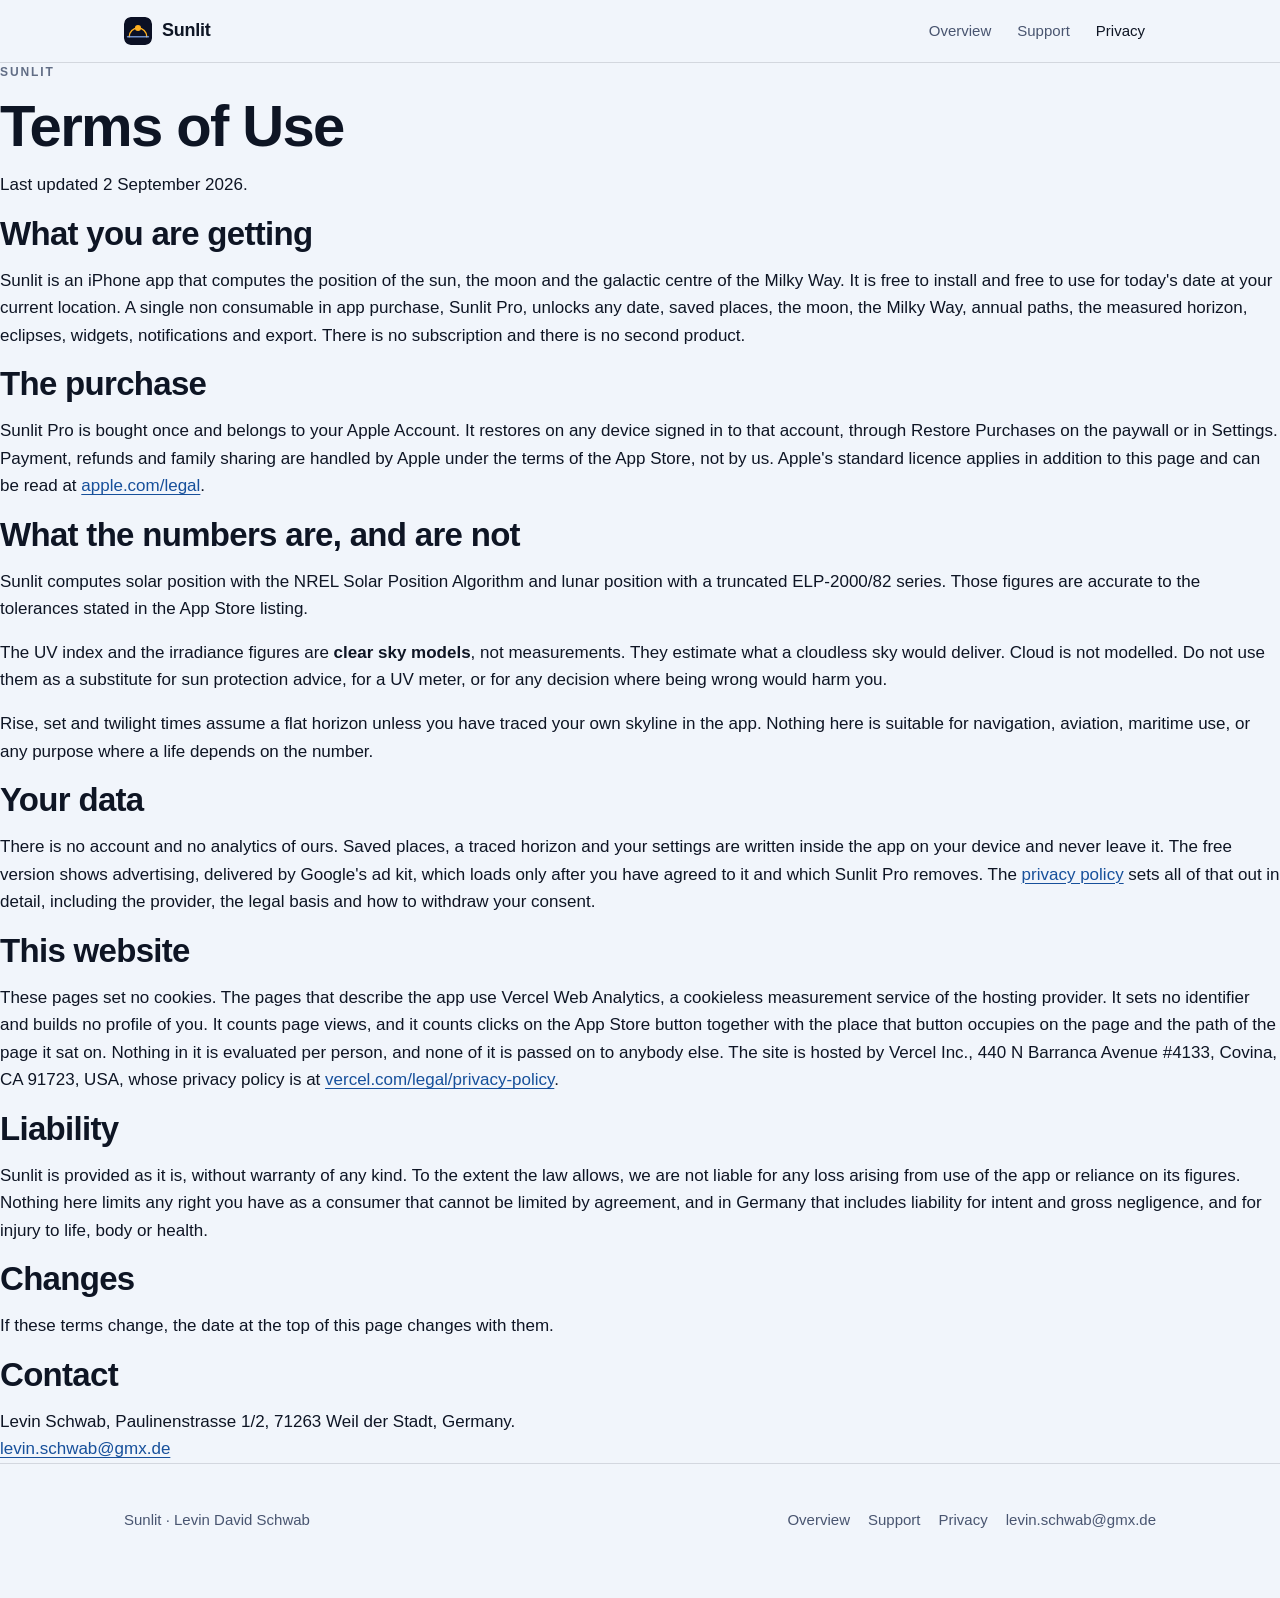
<file: web/terms.html>
<!doctype html>
<html lang="en">
<head>
<meta charset="utf-8">
<meta name="viewport" content="width=device-width, initial-scale=1">
<title>Privacy | Sunlit</title>
<meta name="description" content="The terms under which Sunlit is licensed. One purchase, no subscription. The free version shows advertising and Sunlit Pro removes it.">

<meta property="og:locale" content="en_US">

<meta property="og:title" content="Privacy | Sunlit">
<meta property="og:description" content="The terms under which Sunlit is licensed. One purchase, no subscription. The free version shows advertising and Sunlit Pro removes it.">

<meta name="twitter:title" content="Privacy | Sunlit">
<meta name="twitter:description" content="One purchase, no subscription. The free version shows advertising and Sunlit Pro removes it.">

<link rel="stylesheet" href="style.css">
<!-- aso:head:start -->
<link rel="icon" href="/favicon.ico" sizes="any">
<link rel="icon" type="image/png" sizes="32x32" href="/favicon-32.png">
<link rel="icon" type="image/png" sizes="16x16" href="/favicon-16.png">
<link rel="apple-touch-icon" sizes="180x180" href="/apple-touch-icon.png">
<link rel="manifest" href="/site.webmanifest">
<meta name="theme-color" content="#382850">
<meta name="apple-itunes-app" content="app-id=6804486604, app-argument=https://sunlit-app.vercel.app/terms">
<link rel="canonical" href="https://sunlit-app.vercel.app/terms">
<meta property="og:type" content="website">
<meta property="og:site_name" content="Sunlit">
<meta property="og:url" content="https://sunlit-app.vercel.app/terms">
<meta property="og:image" content="https://sunlit-app.vercel.app/og-image.png">
<meta property="og:image:width" content="1200">
<meta property="og:image:height" content="630">
<meta property="og:image:alt" content="Sunlit: Sun &amp; Moon Tracker on the App Store">
<meta name="twitter:card" content="summary_large_image">
<meta name="twitter:image" content="https://sunlit-app.vercel.app/og-image.png">
<meta name="robots" content="index, follow, max-image-preview:large, max-snippet:-1">
<!-- aso:head:end -->
</head>
<body>
<a class="skip" href="#main">Skip to content</a>

<header class="site-head"><div class="wrap">
  <a class="brand" href="./">
    <svg viewBox="0 0 64 64" aria-hidden="true" focusable="false">
      <rect width="64" height="64" rx="14" fill="#0B1024"/>
      <path d="M12 45a20 20 0 0 1 40 0" fill="none" stroke="#FFB020" stroke-width="3.2" stroke-linecap="round"/>
      <path d="M8 45h48" stroke="#8FB8FF" stroke-width="3.2" stroke-linecap="round" opacity=".75"/>
      <circle cx="32" cy="25" r="7" fill="#FFB020"/>
    </svg>
    <b>Sunlit</b>
  </a>
  <nav>
    <a class="home" href="./">Overview</a>
    <a href="support.html">Support</a>
    <a href="privacy.html" aria-current="page">Privacy</a>
  </nav>
</div></header>

<main id="main">
  <section class="prose">
    <p class="eyebrow">Sunlit</p>
    <h1>Terms of Use</h1>
    <p class="lede">Last updated 2 September 2026.</p>

    <h2>What you are getting</h2>
    <p>Sunlit is an iPhone app that computes the position of the sun, the moon and
    the galactic centre of the Milky Way. It is free to install and free to use
    for today's date at your current location. A single non consumable in app
    purchase, Sunlit Pro, unlocks any date, saved places, the moon, the Milky
    Way, annual paths, the measured horizon, eclipses, widgets, notifications and
    export. There is no subscription and there is no second product.</p>

    <h2>The purchase</h2>
    <p>Sunlit Pro is bought once and belongs to your Apple Account. It restores on
    any device signed in to that account, through Restore Purchases on the
    paywall or in Settings. Payment, refunds and family sharing are handled by
    Apple under the terms of the App Store, not by us. Apple's standard licence
    applies in addition to this page and can be read at
    <a href="https://www.apple.com/legal/internet-services/itunes/dev/stdeula/">apple.com/legal</a>.</p>

    <h2>What the numbers are, and are not</h2>
    <p>Sunlit computes solar position with the NREL Solar Position Algorithm and
    lunar position with a truncated ELP-2000/82 series. Those figures are
    accurate to the tolerances stated in the App Store listing.</p>
    <p>The UV index and the irradiance figures are <strong>clear sky models</strong>,
    not measurements. They estimate what a cloudless sky would deliver. Cloud is
    not modelled. Do not use them as a substitute for sun protection advice, for
    a UV meter, or for any decision where being wrong would harm you.</p>
    <p>Rise, set and twilight times assume a flat horizon unless you have traced
    your own skyline in the app. Nothing here is suitable for navigation,
    aviation, maritime use, or any purpose where a life depends on the number.</p>

    <h2>Your data</h2>
    <p>There is no account and no analytics of ours. Saved places, a traced horizon
    and your settings are written inside the app on your device and never leave it.
    The free version shows advertising, delivered by Google's ad kit, which loads
    only after you have agreed to it and which Sunlit Pro removes. The
    <a href="privacy">privacy policy</a> sets all of that out in detail, including
    the provider, the legal basis and how to withdraw your consent.</p>

    <h2>This website</h2>
    <p>These pages set no cookies. The pages that describe the app use Vercel Web
    Analytics, a cookieless measurement service of the hosting provider. It sets no
    identifier and builds no profile of you. It counts page views, and it counts
    clicks on the App Store button together with the place that button occupies on
    the page and the path of the page it sat on. Nothing in it is evaluated per
    person, and none of it is passed on to anybody else. The site is hosted by
    Vercel Inc., 440 N Barranca Avenue #4133, Covina, CA 91723, USA, whose privacy policy
    is at
    <a href="https://vercel.com/legal/privacy-policy" rel="noopener noreferrer" target="_blank">vercel.com/legal/privacy-policy</a>.</p>

    <h2>Liability</h2>
    <p>Sunlit is provided as it is, without warranty of any kind. To the extent
    the law allows, we are not liable for any loss arising from use of the app or
    reliance on its figures. Nothing here limits any right you have as a consumer
    that cannot be limited by agreement, and in Germany that includes liability
    for intent and gross negligence, and for injury to life, body or health.</p>

    <h2>Changes</h2>
    <p>If these terms change, the date at the top of this page changes with them.</p>

    <h2>Contact</h2>
    <p>Levin Schwab, Paulinenstrasse 1/2, 71263 Weil der Stadt, Germany.<br>
    <a href="mailto:levin.schwab@gmx.de">levin.schwab@gmx.de</a></p>
  </section>
</main>

<footer class="site-foot"><div class="wrap">
  <span>Sunlit &middot; Levin David Schwab</span>
  <nav>
    <a href="./">Overview</a>
    <a href="support.html">Support</a>
    <a href="privacy.html">Privacy</a>
    <a href="mailto:levin.schwab@gmx.de">levin.schwab@gmx.de</a>
  </nav>
</div></footer>
</body>
</html>
</file>
<file: web/style.css>
/* Sunlit
   Adaptive Sky, on the web. Same palette as the app: deep night navy through
   twilight violet into golden amber, hairline rules, tabular figures, and a
   lot of air. Nothing on these pages loads from another host: no fonts, no
   scripts, no images, no trackers. The one picture is inline SVG. */

:root {
  /* Accents. Identical values to the app. */
  --sun: #FFB020;
  --moon: #8FB8FF;
  --way: #C9A6FF;

  /* Daylight page. */
  --bg: #F1F5FB;
  --panel: #FFFFFF;
  --ink: #0E1524;
  --ink-2: #495570;
  --ink-3: #616D85;
  --rule: rgba(14, 21, 36, .13);
  --hair: #D4D8DF;
  --rule-2: rgba(14, 21, 36, .26);
  --chip: rgba(14, 21, 36, .045);
  --link: #17509B;
  --sun-ink: #8A5200;
  --moon-ink: #2B5FB8;
  --way-ink: #6B3FC4;

  --maxw: 1080px;
  --pad: 24px;
}

@media (prefers-color-scheme: dark) {
  :root {
    --bg: #070B18;
    --panel: #0C1329;
    --ink: #E9EEF9;
    --ink-2: #9DAAC5;
    --ink-3: #808DAA;
    --rule: rgba(233, 238, 249, .15);
    --hair: #292D3A;
    --rule-2: rgba(233, 238, 249, .3);
    --chip: rgba(233, 238, 249, .055);
    --link: #8FB8FF;
    --sun-ink: #FFB020;
    --moon-ink: #8FB8FF;
    --way-ink: #C9A6FF;
  }
}

*, *::before, *::after { box-sizing: border-box; }

html { -webkit-text-size-adjust: 100%; scroll-behavior: smooth; }
@media (prefers-reduced-motion: reduce) { html { scroll-behavior: auto; } }

body {
  margin: 0;
  background: var(--bg);
  color: var(--ink);
  font: 400 17px/1.62 -apple-system, BlinkMacSystemFont, "SF Pro Text", "Segoe UI",
        Roboto, "Helvetica Neue", Arial, sans-serif;
  -webkit-font-smoothing: antialiased;
  -moz-osx-font-smoothing: grayscale;
  overflow-wrap: break-word;
}

img, svg { max-width: 100%; }

.wrap { max-width: var(--maxw); margin: 0 auto; padding: 0 var(--pad); }
@media (max-width: 400px) { :root { --pad: 18px; } }

/* Typography ------------------------------------------------------------- */

h1, h2, h3 { font-weight: 600; margin: 0 0 14px; }
h1 { font-size: clamp(33px, 5.6vw, 58px); line-height: 1.05; letter-spacing: -.028em; }
h2 { font-size: clamp(24px, 3.2vw, 33px); line-height: 1.15; letter-spacing: -.021em; }
h3 { font-size: 19px; line-height: 1.3; letter-spacing: -.012em; }
p { margin: 0 0 16px; }
p:last-child { margin-bottom: 0; }

.lead { font-size: clamp(18px, 2.1vw, 21px); line-height: 1.55; color: var(--ink-2); max-width: 40em; }
.muted { color: var(--ink-2); }
.small { font-size: 15px; line-height: 1.55; color: var(--ink-2); }
.measure { max-width: 34em; }

.eyebrow {
  font-size: 12px; font-weight: 600; letter-spacing: .16em;
  text-transform: uppercase; color: var(--ink-3); margin: 0 0 14px;
}

.num, table, .readout, .rail, .stats { font-variant-numeric: tabular-nums; font-feature-settings: "tnum" 1; }

a { color: var(--link); text-decoration: underline; text-underline-offset: 3px; text-decoration-thickness: 1px; }
a:hover { text-decoration-thickness: 2px; }

:focus-visible { outline: 2px solid var(--sun-ink); outline-offset: 3px; border-radius: 4px; }

.skip {
  position: absolute; left: -9999px; top: 0;
  background: var(--panel); color: var(--ink); padding: 12px 18px;
  border: 1px solid var(--rule-2); border-radius: 0 0 10px 0; z-index: 50;
}
.skip:focus { left: 0; }

hr.rule { border: 0; border-top: 1px solid var(--rule); margin: 0; }
@media (min-resolution: 2dppx) { hr.rule { border-top-width: .5px; } }

/* Header and footer ------------------------------------------------------ */

.site-head {
  position: sticky; top: 0; z-index: 20;
  background: var(--bg);
  background: color-mix(in srgb, var(--bg) 86%, transparent);
  -webkit-backdrop-filter: saturate(1.5) blur(14px);
  backdrop-filter: saturate(1.5) blur(14px);
  border-bottom: 1px solid var(--rule);
}
.site-head .wrap { display: flex; align-items: center; gap: 12px; min-height: 62px; }
.brand { display: flex; align-items: center; gap: 10px; min-height: 44px; text-decoration: none; color: var(--ink); }
.brand svg { width: 28px; height: 28px; border-radius: 7px; display: block; flex: 0 0 auto; }
.brand b { font-weight: 600; font-size: 18px; letter-spacing: -.015em; }
.site-head nav { margin-left: auto; display: flex; gap: 4px; }
.site-head nav a {
  color: var(--ink-2); text-decoration: none; font-size: 15px;
  padding: 9px 11px; border-radius: 9px; min-height: 44px; display: inline-flex; align-items: center;
}
.site-head nav a:hover { color: var(--ink); background: var(--chip); }
.site-head nav a[aria-current="page"] { color: var(--ink); }
@media (max-width: 400px) { .site-head nav a { padding: 9px 7px; font-size: 14px; } }

.site-foot { border-top: 1px solid var(--rule); padding: 34px 0 56px; color: var(--ink-2); font-size: 15px; }
.site-foot .wrap { display: flex; flex-wrap: wrap; gap: 10px 26px; align-items: center; }
.site-foot nav { margin-left: auto; display: flex; flex-wrap: wrap; gap: 18px; }
.site-foot a { color: var(--ink-2); text-decoration: none; padding: 10px 0; }
.site-foot a:hover { color: var(--ink); text-decoration: underline; }

/* Sections --------------------------------------------------------------- */

.sec { padding: clamp(48px, 7vw, 88px) 0; }
.sec + .sec { border-top: 1px solid var(--rule); }
.sec-head { max-width: 46em; margin-bottom: 32px; }
.hero { padding: clamp(40px, 6vw, 72px) 0 clamp(40px, 6vw, 64px); }

/* The instrument panel --------------------------------------------------- */

.panel {
  border: 1px solid var(--rule); border-radius: 20px; overflow: hidden;
  background: #070B18; line-height: 0;
}
.panel svg { display: block; width: 100%; height: auto; }
.panel svg text { font-family: inherit; font-variant-numeric: tabular-nums; }
.panel .chrome text { font-size: 11px; }
@media (max-width: 660px) { .panel .chrome { display: none; } }

figure { margin: 0; }
figcaption { margin-top: 12px; font-size: 14px; line-height: 1.5; color: var(--ink-3); }

/* Hairline data blocks --------------------------------------------------- */

.readout, .rail, .bands, .stats {
  display: grid; gap: 1px; background: var(--panel);
  border: 1px solid var(--hair); border-radius: 14px; overflow: hidden;
}
/* The hairlines ride on the cells, not on the container, so a row that does
   not fill leaves panel behind it rather than a bare strip of rule colour. */
.readout > div, .rail > div, .stats > div, .bands > .band { box-shadow: 0 0 0 1px var(--hair); }
.readout { grid-template-columns: repeat(auto-fit, minmax(150px, 1fr)); margin-top: 20px; }
.rail { grid-template-columns: repeat(auto-fit, minmax(132px, 1fr)); }
.stats { grid-template-columns: repeat(auto-fit, minmax(140px, 1fr)); }

.readout > div, .rail > div, .stats > div { background: var(--panel); padding: 14px 16px; }

.k { font-size: 11px; font-weight: 600; letter-spacing: .13em; text-transform: uppercase; color: var(--ink-3); }
.v { font-size: 21px; font-weight: 600; letter-spacing: -.015em; margin-top: 5px; line-height: 1.2; }
.v.sun { color: var(--sun-ink); }
.v.moon { color: var(--moon-ink); }
.v small { font-size: 14px; font-weight: 400; color: var(--ink-2); letter-spacing: 0; }
.stats .v { font-size: 18px; }

/* Adaptive Sky band strip ------------------------------------------------ */

.bands { grid-template-columns: 1fr; }
.band { background: var(--panel); display: grid; grid-template-columns: 86px 1fr; align-items: stretch; }
.band .sw { min-height: 62px; }
.band .bt { padding: 13px 16px; }
.band .deg { font-size: 14px; font-weight: 600; letter-spacing: -.01em; }
.band .desc { font-size: 14px; color: var(--ink-2); margin-top: 2px; line-height: 1.45; }
@media (max-width: 420px) { .band { grid-template-columns: 56px 1fr; } }

.b1 { background: linear-gradient(180deg, #070B18, #0D1430); }
.b2 { background: linear-gradient(180deg, #0D1430, #2A2350); }
.b3 { background: linear-gradient(180deg, #2A2350, #8A4A6B); }
.b4 { background: linear-gradient(180deg, #8A4A6B, #FFB020); }
.b5 { background: linear-gradient(180deg, #FFB020, #2E7FD4); }
.b6 { background: linear-gradient(180deg, #2E7FD4, #9FD3F5); }

/* Cards ------------------------------------------------------------------ */

.cards { display: grid; grid-template-columns: repeat(auto-fit, minmax(272px, 1fr)); gap: 18px; }
.card {
  background: var(--panel); border: 1px solid var(--rule); border-radius: 18px;
  padding: 26px 24px;
}
.card .glyph { width: 42px; height: 42px; display: block; margin-bottom: 16px; color: var(--ink-3); }
.card p { color: var(--ink-2); font-size: 16px; }
.card ul { margin: 12px 0 0; padding-left: 18px; color: var(--ink-2); font-size: 16px; }
.card li { margin: 6px 0; }
.card .tag {
  display: inline-block; font-size: 11px; font-weight: 600; letter-spacing: .12em;
  text-transform: uppercase; color: var(--ink-3); border: 1px solid var(--rule-2);
  border-radius: 999px; padding: 3px 9px; margin-left: 8px; vertical-align: 3px;
}

/* Tables ----------------------------------------------------------------- */

.tablewrap {
  overflow-x: auto; -webkit-overflow-scrolling: touch;
  border: 1px solid var(--rule); border-radius: 14px; background: var(--panel);
}
table { width: 100%; border-collapse: collapse; font-size: 15px; }
table.wide { min-width: 560px; }
table.two { min-width: 420px; }
th {
  text-align: left; font-size: 11px; font-weight: 600; letter-spacing: .13em;
  text-transform: uppercase; color: var(--ink-3);
  padding: 13px 16px; border-bottom: 1px solid var(--rule-2); white-space: nowrap;
}
td { padding: 13px 16px; border-bottom: 1px solid var(--rule); vertical-align: top; color: var(--ink-2); }
td:first-child { color: var(--ink); font-weight: 500; }
tr:last-child td { border-bottom: 0; }
td.n { white-space: nowrap; }

/* Notes ------------------------------------------------------------------ */

.note { border-left: 2px solid var(--sun); padding: 4px 0 4px 18px; color: var(--ink-2); }
.note strong { color: var(--ink); font-weight: 600; }
.note.moon { border-left-color: var(--moon); }
.note.way { border-left-color: var(--way); }
.notes { display: grid; grid-template-columns: repeat(auto-fit, minmax(258px, 1fr)); gap: 26px 32px; }
@media (min-width: 760px) { .notes { grid-template-columns: repeat(2, 1fr); } }

/* Documents: privacy, support -------------------------------------------- */

.doc { padding: clamp(40px, 6vw, 64px) 0 clamp(56px, 8vw, 88px); }
.doc-body { max-width: 40em; }
.doc-body h2 { font-size: clamp(21px, 2.4vw, 25px); margin: 44px 0 12px; }
.doc-body h2:first-of-type { margin-top: 32px; }
.doc-body h3 { margin: 26px 0 8px; }
.doc-body ul { padding-left: 20px; margin: 0 0 16px; }
.doc-body li { margin: 8px 0; }
.updated { font-size: 14px; color: var(--ink-3); max-width: 40em; margin: 0 0 26px; }

.qa { max-width: 42em; }
.qa > section { border-top: 1px solid var(--rule); padding: 30px 0; }
.qa > section:last-child { border-bottom: 1px solid var(--rule); }
.qa h2 { font-size: clamp(20px, 2.2vw, 23px); margin: 0 0 12px; }
.qa p, .qa ul { color: var(--ink-2); }
.qa ul { padding-left: 20px; margin: 0 0 16px; }
.qa li { margin: 7px 0; }
.qa b { color: var(--ink); font-weight: 600; }

.toc { display: flex; flex-wrap: wrap; gap: 8px; margin: 26px 0 4px; padding: 0; list-style: none; }
.toc a {
  display: inline-flex; align-items: center; min-height: 44px;
  font-size: 14px; text-decoration: none; color: var(--ink-2);
  border: 1px solid var(--rule); border-radius: 999px; padding: 8px 16px; background: var(--panel);
}
.toc a:hover { color: var(--ink); border-color: var(--rule-2); }

.contact {
  background: var(--panel); border: 1px solid var(--rule); border-radius: 18px;
  padding: 26px 24px; margin: 0 0 8px; max-width: 42em;
}
.contact .addr { font-size: 21px; font-weight: 600; letter-spacing: -.015em; }

/* Two up layout for the view cards and the price panels. */
@media (min-width: 760px) { .cards.two-up { grid-template-columns: repeat(2, 1fr); } }
.rail .v { font-size: 20px; }
.rail .k { margin-top: 5px; }
.tier h3 { margin-bottom: 4px; }
.tier .price { font-size: 15px; color: var(--ink-3); margin: 0 0 16px; }
.tier ul { list-style: none; padding: 0; margin: 0; }
.tier li {
  padding: 9px 0 9px 22px; border-top: 1px solid var(--rule);
  position: relative; font-size: 16px; color: var(--ink-2);
}
.tier li::before {
  content: ""; position: absolute; left: 2px; top: 18px;
  width: 8px; height: 8px; border-radius: 50%; background: var(--sun);
}
.tier.pro li::before { background: var(--moon); }
.tier li:first-child { border-top: 0; }
.langs { display: flex; flex-wrap: wrap; gap: 8px; padding: 0; margin: 0; list-style: none; }
.langs li {
  font-size: 15px; color: var(--ink-2); background: var(--panel);
  border: 1px solid var(--rule); border-radius: 999px; padding: 8px 15px;
}

/* At phone width the brand already links home, so the first nav item goes. */
@media (max-width: 480px) {
  .site-head nav a.home { display: none; }
  .brand b { font-size: 17px; }
}

/* Store badge, screenshots, guides and FAQ -------------------------------- */

.cta { margin: 28px 0 0; }
.cta .aso-badge { text-decoration: none; }
.cta-note { font-size: 14px; line-height: 1.5; color: var(--ink-3); margin: 13px 0 0; max-width: 38em; }

.cta-band {
  background: var(--panel); border: 1px solid var(--rule); border-radius: 18px;
  padding: 26px 24px; display: grid; gap: 18px; align-items: center;
}
@media (min-width: 720px) { .cta-band { grid-template-columns: 1fr auto; gap: 30px; } }
.cta-band h2 { font-size: clamp(21px, 2.4vw, 27px); margin: 0 0 8px; }
.cta-band p { color: var(--ink-2); font-size: 16px; margin: 0; max-width: 40em; }
.cta-band .aso-badge { justify-self: start; }

.shots { display: grid; grid-template-columns: repeat(auto-fit, minmax(150px, 1fr)); gap: 14px; margin: 34px 0 0; }
.shots figure { margin: 0; }
.shots img {
  display: block; width: 100%; height: auto; border-radius: 16px;
  border: 1px solid var(--rule); background: var(--brand-2);
}
.shots figcaption { margin-top: 9px; font-size: 13px; line-height: 1.45; color: var(--ink-3); }
@media (max-width: 540px) { .shots { grid-template-columns: repeat(2, 1fr); } }

.guides { display: grid; grid-template-columns: repeat(auto-fit, minmax(256px, 1fr)); gap: 14px; }
.guides a {
  display: block; text-decoration: none; color: inherit; background: var(--panel);
  border: 1px solid var(--rule); border-radius: 16px; padding: 20px 22px;
}
.guides a:hover { border-color: var(--brand-soft); }
.guides .g-k { display: block; font-size: 11px; font-weight: 600; letter-spacing: .13em; text-transform: uppercase; color: var(--ink-3); }
.guides .g-t { display: block; font-size: 18px; font-weight: 600; letter-spacing: -.012em; margin: 7px 0 6px; color: var(--ink); }
.guides .g-d { display: block; font-size: 15px; line-height: 1.5; color: var(--ink-2); }

.qa h3 { font-size: clamp(19px, 2.1vw, 22px); margin: 0 0 11px; }

.crumb { font-size: 14px; color: var(--ink-3); margin: 0 0 16px; }
.crumb a { color: var(--ink-2); }

.steps { counter-reset: step; list-style: none; padding: 0; margin: 0; max-width: 42em; }
.steps > li { counter-increment: step; position: relative; padding: 0 0 22px 46px; }
.steps > li::before {
  content: counter(step); position: absolute; left: 0; top: 1px;
  width: 30px; height: 30px; border-radius: 50%; display: grid; place-items: center;
  background: var(--brand); color: var(--on-brand);
  font-size: 14px; font-weight: 600; font-variant-numeric: tabular-nums;
}
.steps h3 { margin: 0 0 6px; }
.steps p { color: var(--ink-2); font-size: 16px; }

/* Side by side comparison: stacks on a phone, three columns on a desk. */

.compare { display: grid; gap: 12px; }
.compare .row {
  background: var(--panel); border: 1px solid var(--rule); border-radius: 14px;
  padding: 16px 18px; display: grid; gap: 12px;
}
.compare .rk { font-size: 11px; font-weight: 600; letter-spacing: .13em; text-transform: uppercase; color: var(--ink-3); }
.compare .cl { display: block; font-size: 11px; font-weight: 600; letter-spacing: .13em; text-transform: uppercase; color: var(--ink-3); margin-bottom: 3px; }
.compare .cell p { font-size: 15px; line-height: 1.5; color: var(--ink-2); margin: 0; }
.compare .head { display: none; }
@media (min-width: 760px) {
  .compare .row { grid-template-columns: 11em 1fr 1fr; gap: 24px; align-items: start; padding: 18px 22px; }
  .compare .cl { display: none; }
  .compare .head { display: grid; padding: 0 22px; background: none; border: 0; }
  .compare .head .rk { font-size: 11px; }
}
</file>
